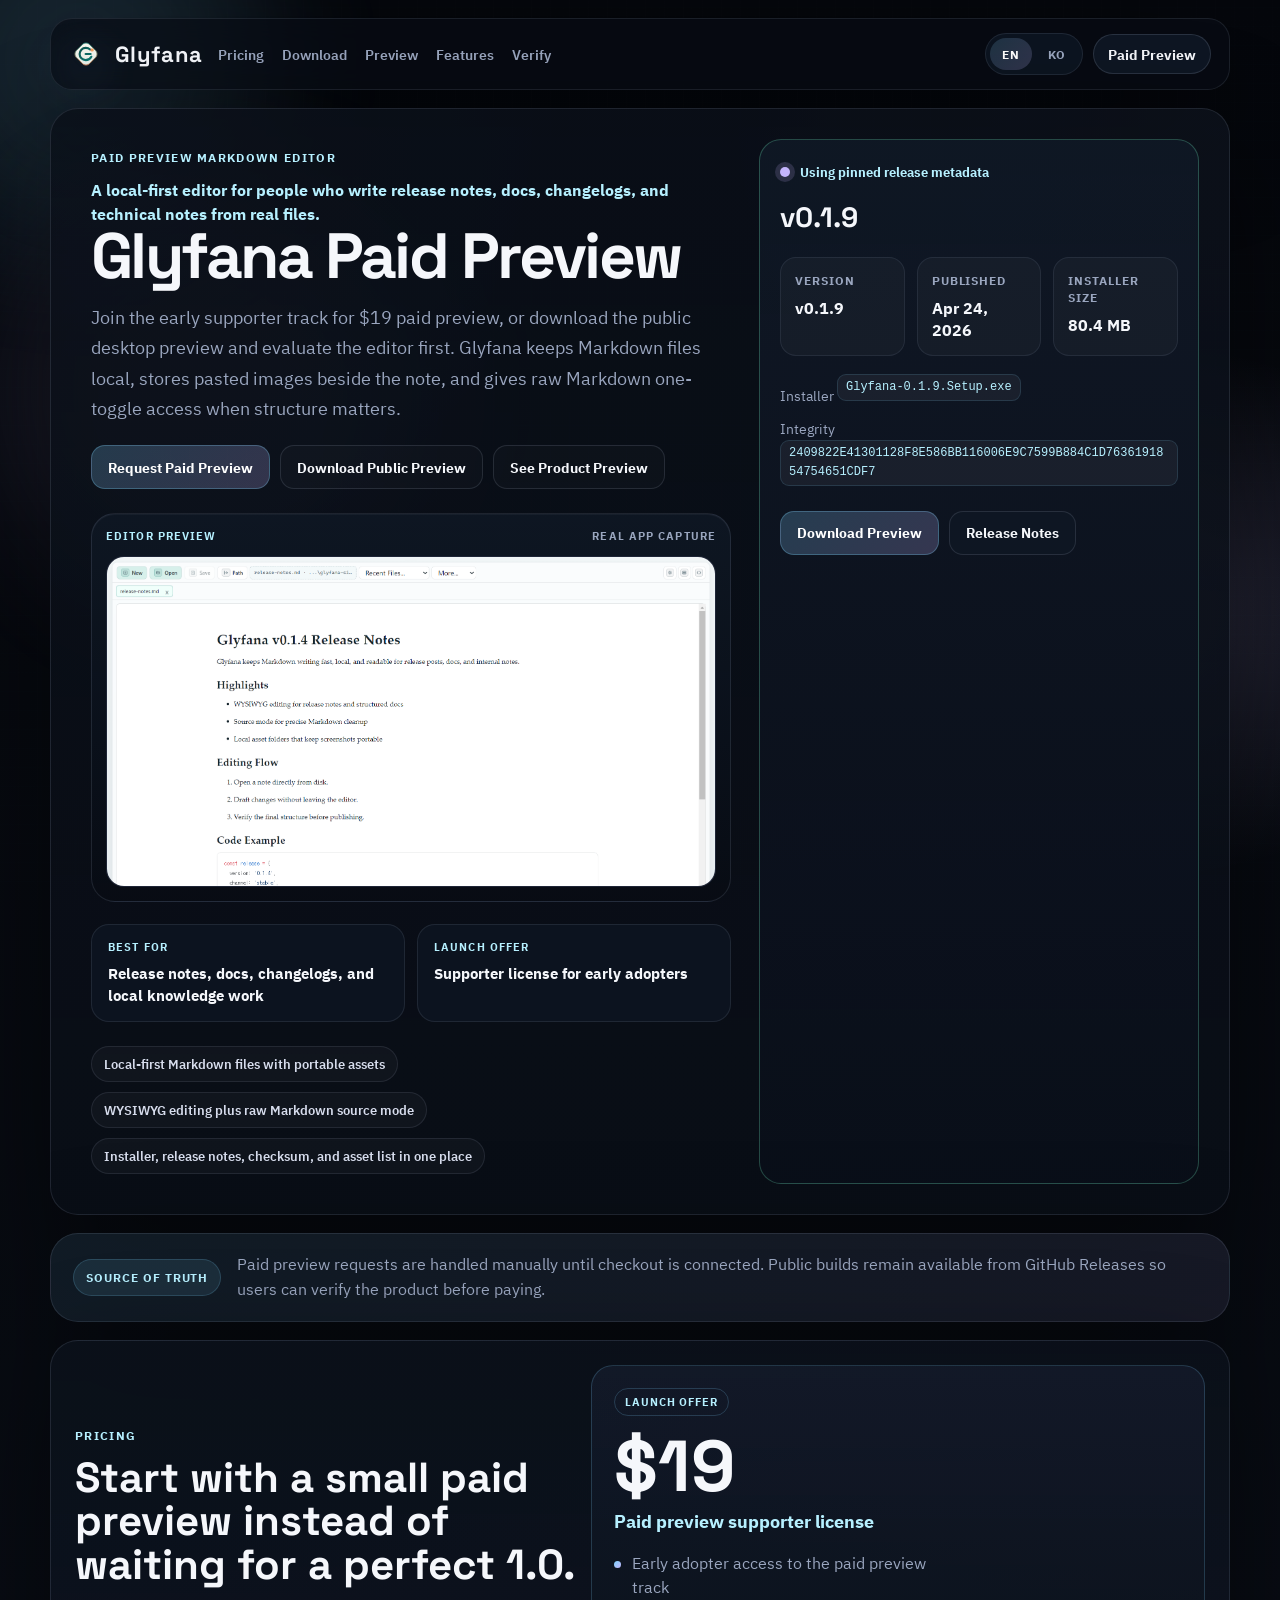
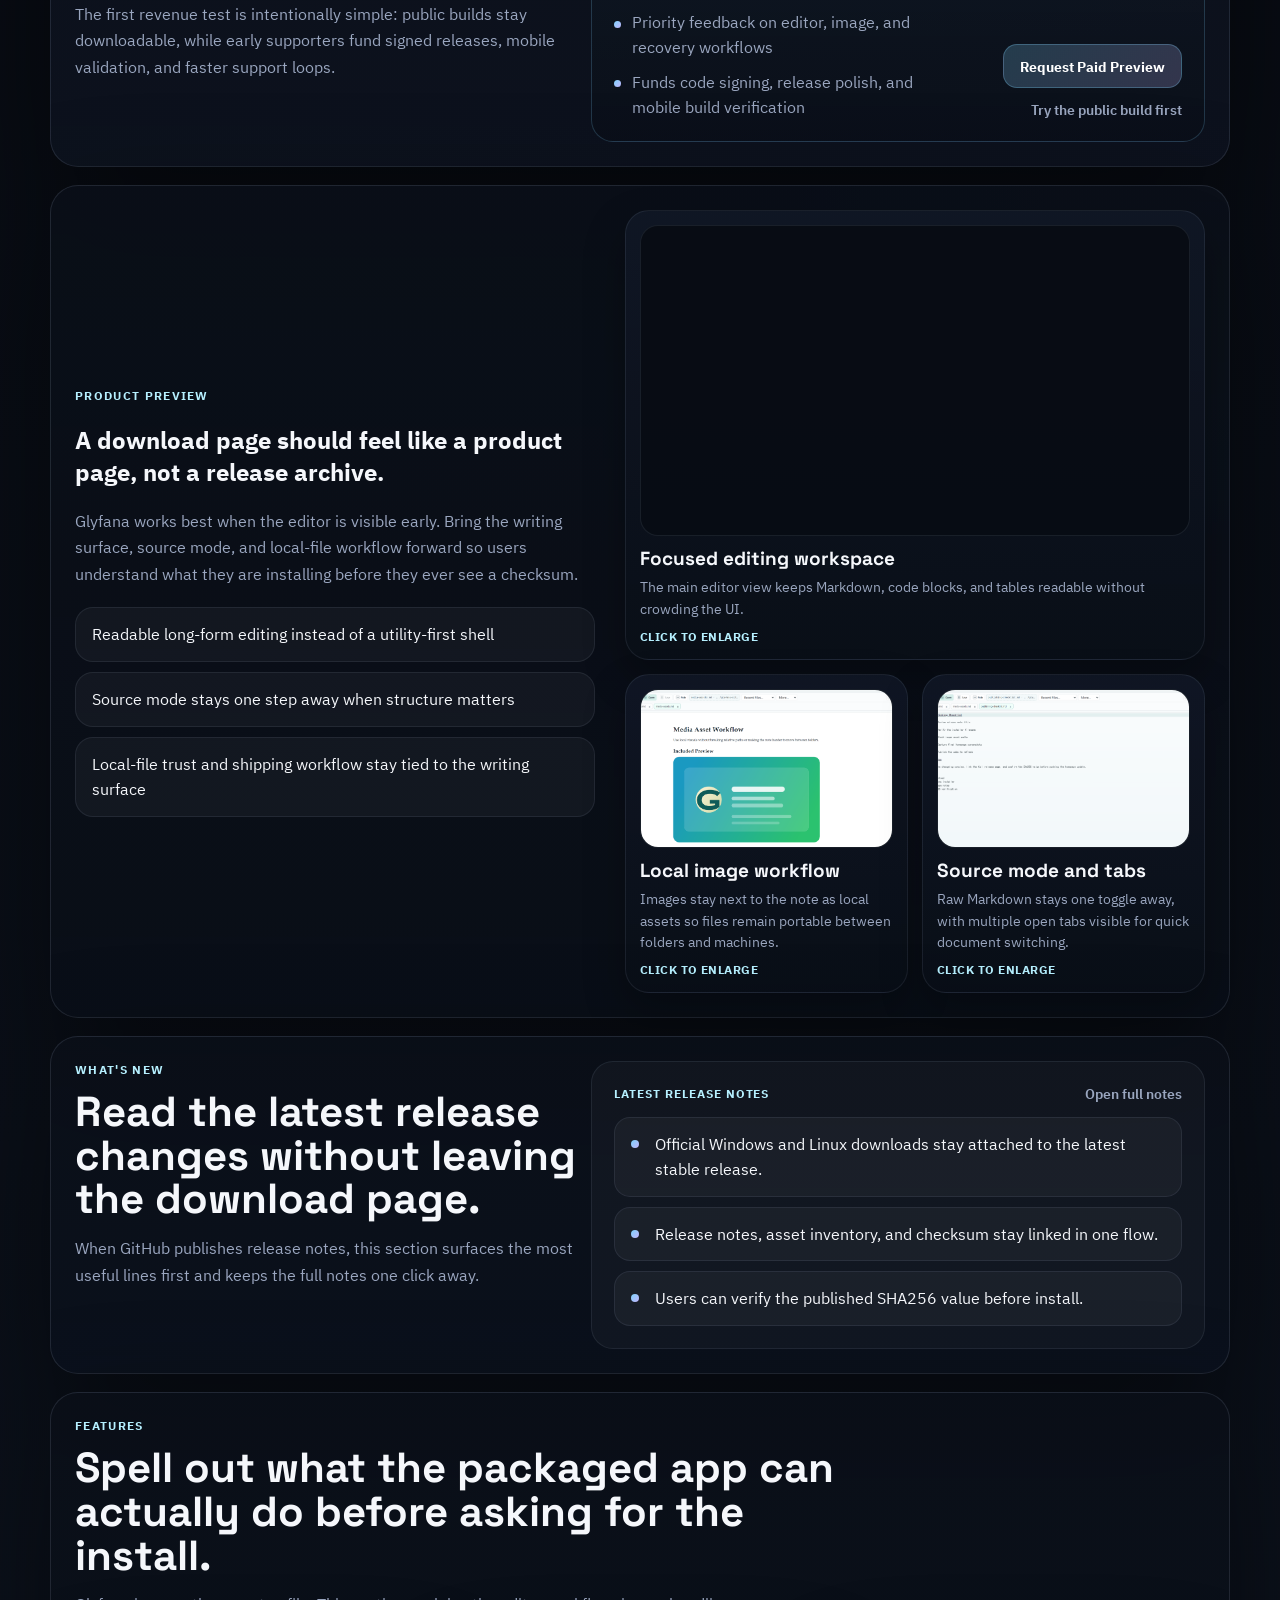
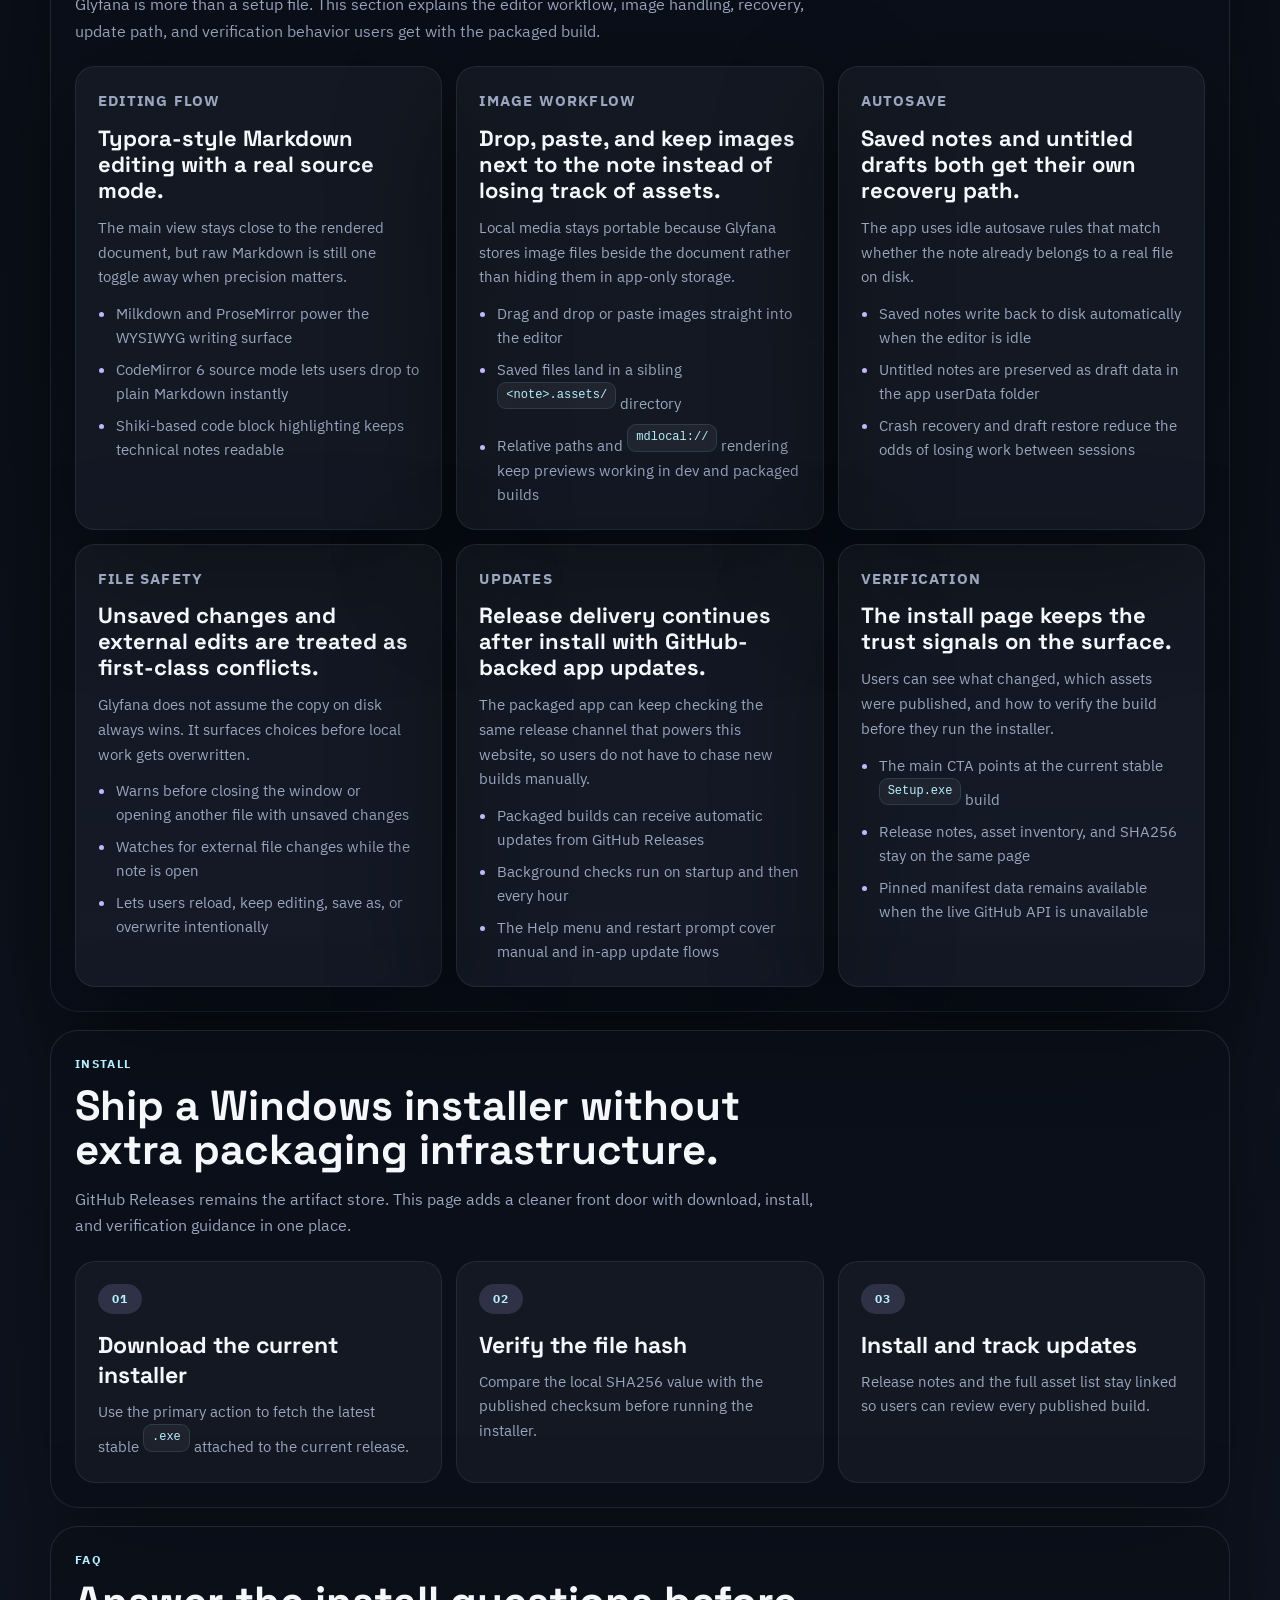
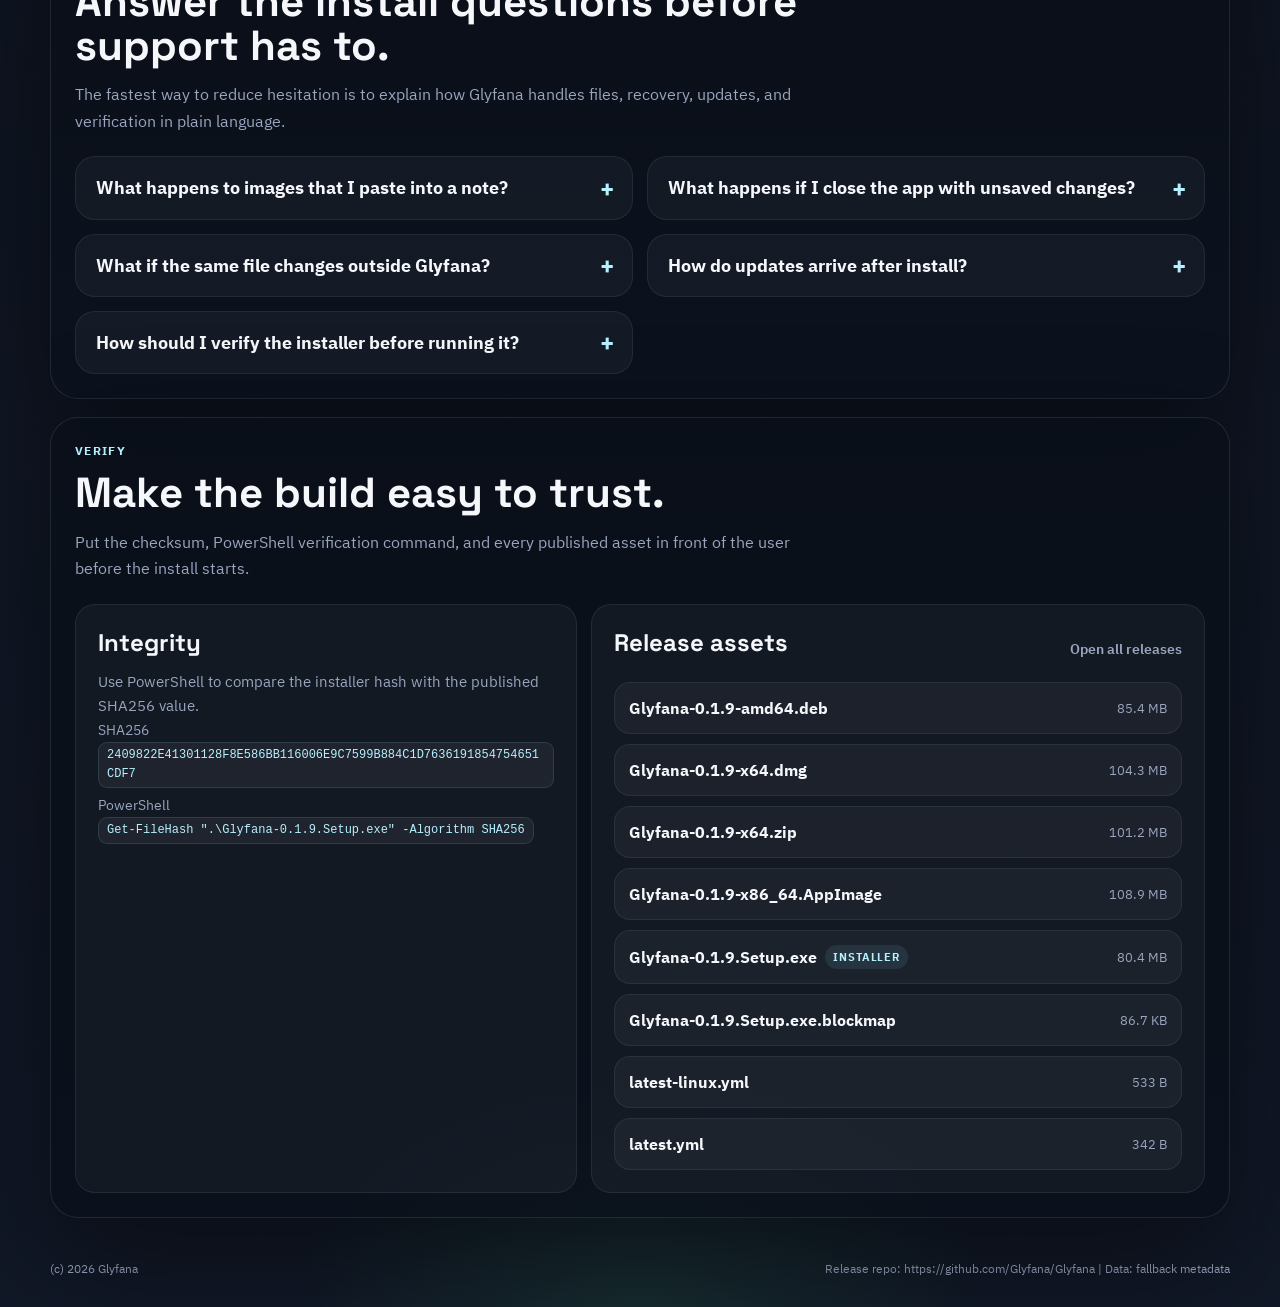
<file: site/index.html>
<!doctype html>
<html lang="en">
  <head>
    <meta charset="UTF-8" />
    <meta name="viewport" content="width=device-width, initial-scale=1.0" />
    <meta name="build-id" content="20260521-paid-preview" />
    <meta name="manifest-path" content="./release-manifest.json" />
    <meta name="screenshots-path" content="./screenshots-manifest.json" />
    <title>Glyfana Paid Preview | Local-first Markdown Editor</title>
    <meta
      name="description"
      content="Join the Glyfana paid preview or download the public desktop preview for a local-first Markdown editor with recovery-aware file handling."
    />
    <meta name="robots" content="index,follow" />
    <meta name="theme-color" content="#0b7b75" />
    <link rel="canonical" href="https://glyfana.github.io/website/" />
    <link rel="icon" type="image/svg+xml" href="./assets/glyfana-emblem.svg?v=20260521-paid-preview" />
    <link rel="icon" type="image/png" sizes="512x512" href="./assets/glyfana-emblem.png?v=20260521-paid-preview" />
    <link rel="apple-touch-icon" href="./assets/glyfana-emblem.png?v=20260521-paid-preview" />
    <link rel="alternate" hreflang="en" href="https://glyfana.github.io/website/" />
    <link rel="alternate" hreflang="ko" href="https://glyfana.github.io/website/ko/" />
    <link rel="alternate" hreflang="x-default" href="https://glyfana.github.io/website/" />
    <meta property="og:type" content="website" />
    <meta property="og:site_name" content="Glyfana" />
    <meta property="og:locale" content="en_US" />
    <meta property="og:locale:alternate" content="ko_KR" />
    <meta property="og:title" content="Glyfana Paid Preview | Local-first Markdown Editor" />
    <meta
      property="og:description"
      content="Join the Glyfana paid preview or download the public desktop preview for a local-first Markdown editor."
    />
    <meta property="og:url" content="https://glyfana.github.io/website/" />
    <meta
      property="og:image"
      content="https://glyfana.github.io/website/assets/og-en.png?v=20260521-paid-preview"
    />
    <meta property="og:image:width" content="1200" />
    <meta property="og:image:height" content="630" />
    <meta property="og:image:alt" content="Glyfana paid preview page with editor preview" />
    <meta name="twitter:card" content="summary_large_image" />
    <meta name="twitter:title" content="Glyfana Paid Preview | Local-first Markdown Editor" />
    <meta
      name="twitter:description"
      content="Join the Glyfana paid preview or download the public desktop preview."
    />
    <meta
      name="twitter:image"
      content="https://glyfana.github.io/website/assets/og-en.png?v=20260521-paid-preview"
    />
    <meta name="twitter:image:alt" content="Glyfana paid preview page with editor preview" />
    <link rel="preconnect" href="https://fonts.googleapis.com" />
    <link rel="preconnect" href="https://fonts.gstatic.com" crossorigin />
    <link
      href="https://fonts.googleapis.com/css2?family=IBM+Plex+Sans+KR:wght@400;500;700&family=Space+Grotesk:wght@500;700&display=swap"
      rel="stylesheet"
    />
    <script src="./locale-router.js?v=20260521-paid-preview"></script>
    <link rel="stylesheet" href="./styles.css?v=20260521-paid-preview" />
  </head>
  <body>
    <div class="page-noise" aria-hidden="true"></div>
    <div class="halo halo--left" aria-hidden="true"></div>
    <div class="halo halo--right" aria-hidden="true"></div>

    <header class="topbar">
      <a class="brand" href="#top" aria-label="Glyfana home">
        <img class="brand__mark" src="./assets/glyfana-emblem.svg?v=20260521-paid-preview" alt="" aria-hidden="true" />
        <span class="brand__name">Glyfana</span>
      </a>
      <button class="menu-toggle" type="button" aria-expanded="false" aria-controls="site-menu">
        <span class="menu-toggle__icon" aria-hidden="true">
          <span class="menu-toggle__bar"></span>
          <span class="menu-toggle__bar"></span>
          <span class="menu-toggle__bar"></span>
        </span>
        <span class="menu-toggle__label">Menu</span>
      </button>
      <div class="topbar__menu" id="site-menu">
        <nav class="nav">
          <a href="#pricing">Pricing</a>
          <a href="#download">Download</a>
          <a href="#showcase">Preview</a>
          <a href="#features">Features</a>
          <a href="#verify">Verify</a>
        </nav>
        <div class="topbar__tools">
          <nav class="locale-switch" aria-label="Language selector">
            <a class="locale-switch__link is-active" href="./?lang=en" aria-current="page">EN</a>
            <a class="locale-switch__link" href="./ko/?lang=ko">KO</a>
          </nav>
          <a
            class="topbar__cta js-checkout"
            href="https://github.com/Glyfana/Glyfana/issues/new?title=Paid%20preview%20request&body=I%20want%20Glyfana%20paid%20preview%20access.%0A%0APlatform%3A%0AUse%20case%3A"
            target="_blank"
            rel="noreferrer"
          >Paid Preview</a>
        </div>
      </div>
    </header>

    <main id="top" class="layout">
      <section class="hero reveal">
        <div class="hero__copy">
          <p class="eyebrow">Paid preview Markdown editor</p>
          <p class="hero__kicker">A local-first editor for people who write release notes, docs, changelogs, and technical notes from real files.</p>
          <h1>Glyfana Paid Preview</h1>
          <p class="hero__desc">
            Join the early supporter track for <span id="commerce-price">$19 paid preview</span>, or download the public
            desktop preview and evaluate the editor first. Glyfana keeps Markdown files local, stores pasted images
            beside the note, and gives raw Markdown one-toggle access when structure matters.
          </p>
          <div class="actions">
            <a
              class="btn btn--primary js-checkout"
              href="https://github.com/Glyfana/Glyfana/issues/new?title=Paid%20preview%20request&body=I%20want%20Glyfana%20paid%20preview%20access.%0A%0APlatform%3A%0AUse%20case%3A"
              target="_blank"
              rel="noreferrer"
            >Request Paid Preview</a>
            <a
              class="btn btn--ghost js-download"
              href="https://github.com/Glyfana/Glyfana/releases/latest"
              target="_blank"
              rel="noreferrer"
            >Download Public Preview</a>
            <a class="btn btn--ghost" href="#showcase">See Product Preview</a>
          </div>
          <div class="hero__spotlight">
            <div class="hero__spotlight-head">
              <span class="hero__spotlight-label">Editor preview</span>
              <span class="hero__spotlight-note">Real app capture</span>
            </div>
            <img
              class="hero__spotlight-image"
              src="./assets/screenshots/editor-main.png"
              alt="Glyfana editor showing a release notes document in the main writing workspace"
              loading="eager"
              decoding="async"
            />
          </div>
          <div class="hero__proof">
            <div class="hero-proof-card">
              <span class="hero-proof-card__label">Best for</span>
              <strong>Release notes, docs, changelogs, and local knowledge work</strong>
            </div>
            <div class="hero-proof-card">
              <span class="hero-proof-card__label">Launch offer</span>
              <strong id="commerce-offer">Supporter license for early adopters</strong>
            </div>
          </div>
          <ul class="hero__facts">
            <li>Local-first Markdown files with portable assets</li>
            <li>WYSIWYG editing plus raw Markdown source mode</li>
            <li>Installer, release notes, checksum, and asset list in one place</li>
          </ul>
        </div>

        <aside id="download" class="release-panel" aria-live="polite" data-state="loading">
          <div class="release-panel__status">
            <span class="status-dot" aria-hidden="true"></span>
            <span id="release-status">Loading latest release...</span>
          </div>
          <h2 id="release-title">Public preview download</h2>
          <div class="stat-grid">
            <div class="stat">
              <span class="stat__label">Version</span>
              <strong id="release-version">-</strong>
            </div>
            <div class="stat">
              <span class="stat__label">Published</span>
              <strong id="release-date">-</strong>
            </div>
            <div class="stat">
              <span class="stat__label">Installer size</span>
              <strong id="release-size">-</strong>
            </div>
          </div>
          <div class="release-panel__meta">
            <p>Installer <code id="installer-name">-</code></p>
            <p>Integrity <code id="release-sha">Pending</code></p>
          </div>
          <div class="actions actions--tight">
            <a
              class="btn btn--primary js-download"
              href="https://github.com/Glyfana/Glyfana/releases/download/v0.1.9/Glyfana-0.1.9.Setup.exe"
              target="_blank"
              rel="noreferrer"
            >Download Preview</a>
            <a
              class="btn js-notes"
              href="https://github.com/Glyfana/Glyfana/releases/tag/v0.1.9"
              target="_blank"
              rel="noreferrer"
            >Release Notes</a>
          </div>
        </aside>
      </section>

      <section class="signal reveal">
        <div class="signal__badge">Source of truth</div>
        <p>
          Paid preview requests are handled manually until checkout is connected. Public builds remain available from
          GitHub Releases so users can verify the product before paying.
        </p>
      </section>

      <section id="pricing" class="pricing reveal js-commerce-enabled">
        <div class="section-head pricing__head">
          <p class="eyebrow">Pricing</p>
          <h2>Start with a small paid preview instead of waiting for a perfect 1.0.</h2>
          <p class="section-copy">
            The first revenue test is intentionally simple: public builds stay downloadable, while early supporters fund
            signed releases, mobile validation, and faster support loops.
          </p>
        </div>

        <article class="pricing-card">
          <div class="pricing-card__main">
            <span class="pricing-card__badge">Launch offer</span>
            <h3>$19</h3>
            <p>Paid preview supporter license</p>
            <ul class="pricing-card__list">
              <li>Early adopter access to the paid preview track</li>
              <li>Priority feedback on editor, image, and recovery workflows</li>
              <li>Funds code signing, release polish, and mobile build verification</li>
            </ul>
          </div>
          <div class="pricing-card__action">
            <a
              class="btn btn--primary js-checkout"
              href="https://github.com/Glyfana/Glyfana/issues/new?title=Paid%20preview%20request&body=I%20want%20Glyfana%20paid%20preview%20access.%0A%0APlatform%3A%0AUse%20case%3A"
              target="_blank"
              rel="noreferrer"
            >Request Paid Preview</a>
            <a class="text-link js-download" href="https://github.com/Glyfana/Glyfana/releases/latest" target="_blank" rel="noreferrer">Try the public build first</a>
          </div>
        </article>
      </section>

      <section id="showcase" class="showcase reveal">
        <div class="showcase__copy">
          <p class="eyebrow">Product Preview</p>
          <h2>A download page should feel like a product page, not a release archive.</h2>
          <p class="section-copy">
            Glyfana works best when the editor is visible early. Bring the writing surface, source mode, and local-file
            workflow forward so users understand what they are installing before they ever see a checksum.
          </p>
          <ul class="showcase__points">
            <li>Readable long-form editing instead of a utility-first shell</li>
            <li>Source mode stays one step away when structure matters</li>
            <li>Local-file trust and shipping workflow stay tied to the writing surface</li>
          </ul>
        </div>

        <div class="showcase__visual">
          <div class="workspace-demo" aria-hidden="true">
            <div class="workspace-demo__window">
              <div class="workspace-demo__bar">
                <div class="workspace-demo__meta">
                  <span class="workspace-demo__dots">
                    <span></span>
                    <span></span>
                    <span></span>
                  </span>
                  <span class="workspace-demo__label">Glyfana workspace</span>
                </div>
                <span class="workspace-demo__pill">Latest stable build</span>
              </div>

              <div class="workspace-demo__body">
                <aside class="workspace-demo__sidebar">
                  <span class="workspace-demo__sidebar-label">Recent notes</span>
                  <div class="workspace-demo__note is-active">Release outline</div>
                  <div class="workspace-demo__note">Installer QA</div>
                  <div class="workspace-demo__note">Recovery checklist</div>
                </aside>

                <div class="workspace-demo__main">
                  <div class="workspace-demo__tabs">
                    <span class="workspace-demo__tab is-active">Markdown</span>
                    <span class="workspace-demo__tab">Preview</span>
                  </div>

                  <div class="workspace-demo__panes">
                    <article class="workspace-demo__editor">
                      <span class="workspace-demo__editor-title"># Glyfana 0.1.9</span>
                      <span class="workspace-demo__line">Publish the latest Windows installer</span>
                      <span class="workspace-demo__line">Attach release notes and checksum</span>
                      <span class="workspace-demo__line">Keep recovery details visible</span>
                    </article>

                    <article class="workspace-demo__preview">
                      <span class="workspace-demo__preview-label">Preview</span>
                      <strong>What the user sees</strong>
                      <ul>
                        <li>Direct setup download</li>
                        <li>Release notes with context</li>
                        <li>Checksum before install</li>
                      </ul>
                    </article>
                  </div>

                  <div class="workspace-demo__status">
                    <span>Focused editing</span>
                    <span>Release-ready delivery</span>
                  </div>
                </div>
              </div>
            </div>
          </div>

          <div id="showcase-gallery" class="showcase-gallery" hidden></div>
        </div>
      </section>

      <section class="release-summary reveal">
        <div class="section-head release-summary__head">
          <p class="eyebrow">What&apos;s New</p>
          <h2>Read the latest release changes without leaving the download page.</h2>
          <p class="section-copy">
            When GitHub publishes release notes, this section surfaces the most useful lines first and keeps the full
            notes one click away.
          </p>
        </div>

        <article class="release-summary__card">
          <div class="release-summary__meta">
            <span class="release-summary__label">Latest release notes</span>
            <a
              class="text-link js-notes"
              href="https://github.com/Glyfana/Glyfana/releases/tag/v0.1.9"
              target="_blank"
              rel="noreferrer"
            >Open full notes</a>
          </div>
          <ul id="release-summary-list" class="release-summary__list">
            <li class="release-summary__empty">Loading release highlights...</li>
          </ul>
        </article>
      </section>

      <section id="features" class="features reveal">
        <div class="section-head">
          <p class="eyebrow">Features</p>
          <h2>Spell out what the packaged app can actually do before asking for the install.</h2>
          <p class="section-copy">
            Glyfana is more than a setup file. This section explains the editor workflow, image handling, recovery,
            update path, and verification behavior users get with the packaged build.
          </p>
        </div>
        <div class="feature-grid">
          <article class="card">
            <p class="card__eyebrow">Editing Flow</p>
            <h2>Typora-style Markdown editing with a real source mode.</h2>
            <p>The main view stays close to the rendered document, but raw Markdown is still one toggle away when precision matters.</p>
            <ul class="card-list">
              <li>Milkdown and ProseMirror power the WYSIWYG writing surface</li>
              <li>CodeMirror 6 source mode lets users drop to plain Markdown instantly</li>
              <li>Shiki-based code block highlighting keeps technical notes readable</li>
            </ul>
          </article>
          <article class="card">
            <p class="card__eyebrow">Image Workflow</p>
            <h2>Drop, paste, and keep images next to the note instead of losing track of assets.</h2>
            <p>Local media stays portable because Glyfana stores image files beside the document rather than hiding them in app-only storage.</p>
            <ul class="card-list">
              <li>Drag and drop or paste images straight into the editor</li>
              <li>Saved files land in a sibling <code>&lt;note&gt;.assets/</code> directory</li>
              <li>Relative paths and <code>mdlocal://</code> rendering keep previews working in dev and packaged builds</li>
            </ul>
          </article>
          <article class="card">
            <p class="card__eyebrow">Autosave</p>
            <h2>Saved notes and untitled drafts both get their own recovery path.</h2>
            <p>The app uses idle autosave rules that match whether the note already belongs to a real file on disk.</p>
            <ul class="card-list">
              <li>Saved notes write back to disk automatically when the editor is idle</li>
              <li>Untitled notes are preserved as draft data in the app userData folder</li>
              <li>Crash recovery and draft restore reduce the odds of losing work between sessions</li>
            </ul>
          </article>
          <article class="card">
            <p class="card__eyebrow">File Safety</p>
            <h2>Unsaved changes and external edits are treated as first-class conflicts.</h2>
            <p>Glyfana does not assume the copy on disk always wins. It surfaces choices before local work gets overwritten.</p>
            <ul class="card-list">
              <li>Warns before closing the window or opening another file with unsaved changes</li>
              <li>Watches for external file changes while the note is open</li>
              <li>Lets users reload, keep editing, save as, or overwrite intentionally</li>
            </ul>
          </article>
          <article class="card">
            <p class="card__eyebrow">Updates</p>
            <h2>Release delivery continues after install with GitHub-backed app updates.</h2>
            <p>The packaged app can keep checking the same release channel that powers this website, so users do not have to chase new builds manually.</p>
            <ul class="card-list">
              <li>Packaged builds can receive automatic updates from GitHub Releases</li>
              <li>Background checks run on startup and then every hour</li>
              <li>The Help menu and restart prompt cover manual and in-app update flows</li>
            </ul>
          </article>
          <article class="card">
            <p class="card__eyebrow">Verification</p>
            <h2>The install page keeps the trust signals on the surface.</h2>
            <p>Users can see what changed, which assets were published, and how to verify the build before they run the installer.</p>
            <ul class="card-list">
              <li>The main CTA points at the current stable <code>Setup.exe</code> build</li>
              <li>Release notes, asset inventory, and SHA256 stay on the same page</li>
              <li>Pinned manifest data remains available when the live GitHub API is unavailable</li>
            </ul>
          </article>
        </div>
      </section>

      <section id="install" class="install reveal">
        <div class="section-head">
          <p class="eyebrow">Install</p>
          <h2>Ship a Windows installer without extra packaging infrastructure.</h2>
          <p class="section-copy">
            GitHub Releases remains the artifact store. This page adds a cleaner front door with download, install, and
            verification guidance in one place.
          </p>
        </div>
        <div class="steps">
          <article class="step">
            <span class="step__index">01</span>
            <h3>Download the current installer</h3>
            <p>Use the primary action to fetch the latest stable <code>.exe</code> attached to the current release.</p>
          </article>
          <article class="step">
            <span class="step__index">02</span>
            <h3>Verify the file hash</h3>
            <p>Compare the local SHA256 value with the published checksum before running the installer.</p>
          </article>
          <article class="step">
            <span class="step__index">03</span>
            <h3>Install and track updates</h3>
            <p>Release notes and the full asset list stay linked so users can review every published build.</p>
          </article>
        </div>
      </section>

      <section id="faq" class="faq reveal">
        <div class="section-head">
          <p class="eyebrow">FAQ</p>
          <h2>Answer the install questions before support has to.</h2>
          <p class="section-copy">
            The fastest way to reduce hesitation is to explain how Glyfana handles files, recovery, updates, and
            verification in plain language.
          </p>
        </div>
        <div class="faq-list">
          <details class="faq-item">
            <summary>What happens to images that I paste into a note?</summary>
            <p>
              Glyfana can paste or drop local images directly into the editor. For saved notes, image files are written
              into a sibling <code>&lt;note&gt;.assets/</code> folder and referenced with relative paths so the note stays portable.
            </p>
          </details>
          <details class="faq-item">
            <summary>What happens if I close the app with unsaved changes?</summary>
            <p>
              The app warns before closing or switching files when local changes are still dirty. Saved notes use idle
              autosave, and untitled notes are preserved as drafts in the app data folder for later restore.
            </p>
          </details>
          <details class="faq-item">
            <summary>What if the same file changes outside Glyfana?</summary>
            <p>
              Glyfana watches for external file changes and opens a conflict flow instead of silently overwriting your
              work. Users can reload from disk, keep editing, save as a new file, or overwrite intentionally.
            </p>
          </details>
          <details class="faq-item">
            <summary>How do updates arrive after install?</summary>
            <p>
              Packaged builds can check GitHub Releases on startup and then every hour. Users can also trigger a manual
              check from the Help menu and restart from the in-app update prompt when a new build is ready.
            </p>
          </details>
          <details class="faq-item">
            <summary>How should I verify the installer before running it?</summary>
            <p>
              Download the <code>Setup.exe</code>, compute its SHA256 value with the PowerShell command in the verify
              section, and compare the result with the published checksum on this page.
            </p>
          </details>
        </div>
      </section>

      <section id="verify" class="verify reveal">
        <div class="section-head">
          <p class="eyebrow">Verify</p>
          <h2>Make the build easy to trust.</h2>
          <p class="section-copy">
            Put the checksum, PowerShell verification command, and every published asset in front of the user before the install starts.
          </p>
        </div>
        <div class="verify__grid">
          <article class="verify-card">
            <h3>Integrity</h3>
            <p class="verify-card__copy">Use PowerShell to compare the installer hash with the published SHA256 value.</p>
            <p class="verify-card__meta">SHA256 <code id="release-sha-inline">Pending</code></p>
            <p class="verify-card__meta">
              PowerShell <code id="verify-command">Get-FileHash ".\installer.exe" -Algorithm SHA256</code>
            </p>
          </article>

          <article class="verify-card">
            <div class="verify-card__head">
              <h3>Release assets</h3>
              <a
                class="text-link js-releases"
                href="https://github.com/Glyfana/Glyfana/releases"
                target="_blank"
                rel="noreferrer"
              >Open all releases</a>
            </div>
            <ul id="asset-list" class="asset-list">
              <li class="asset-list__empty">Loading release assets...</li>
            </ul>
          </article>
        </div>
      </section>
    </main>

    <footer class="footer">
      <span>(c) <span id="year"></span> Glyfana</span>
      <span id="repo-status">Release repo: pending</span>
    </footer>

    <script type="module" src="./app.js?v=20260521-paid-preview"></script>
  </body>
</html>
</file>
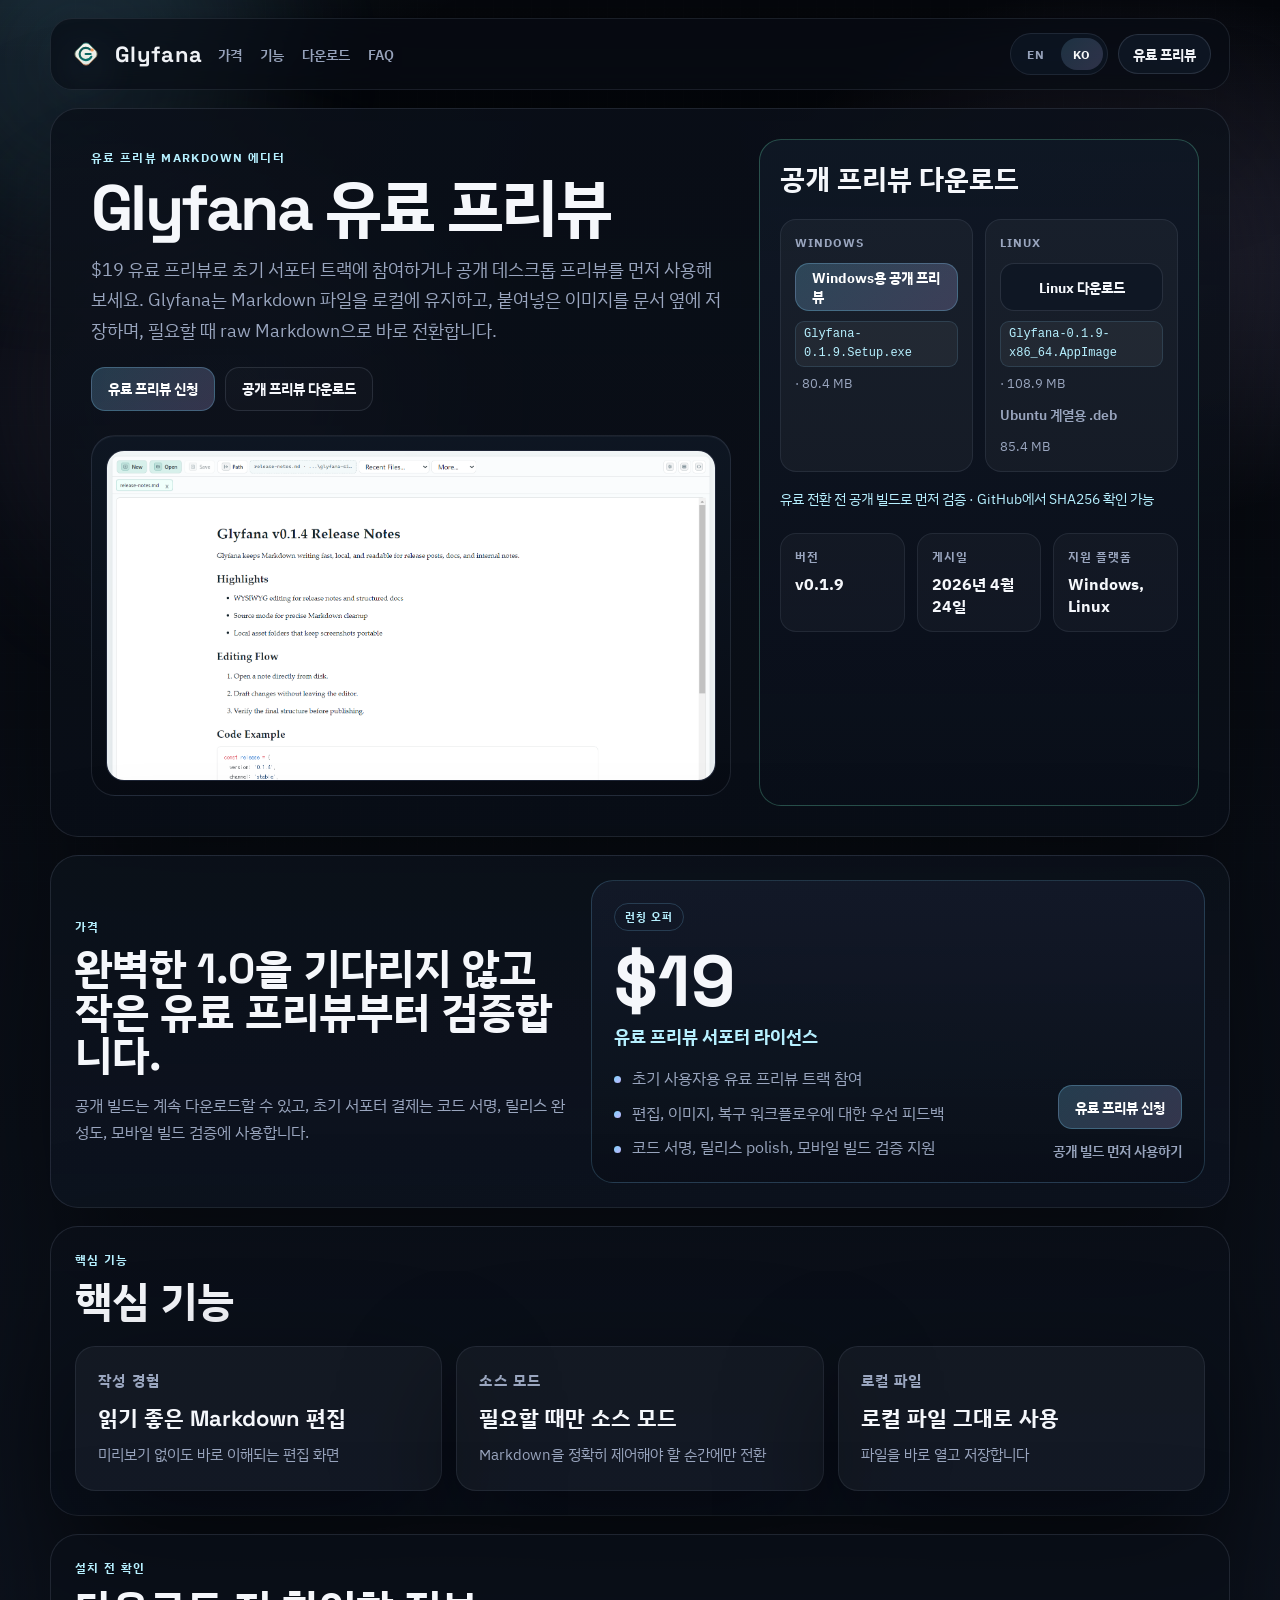
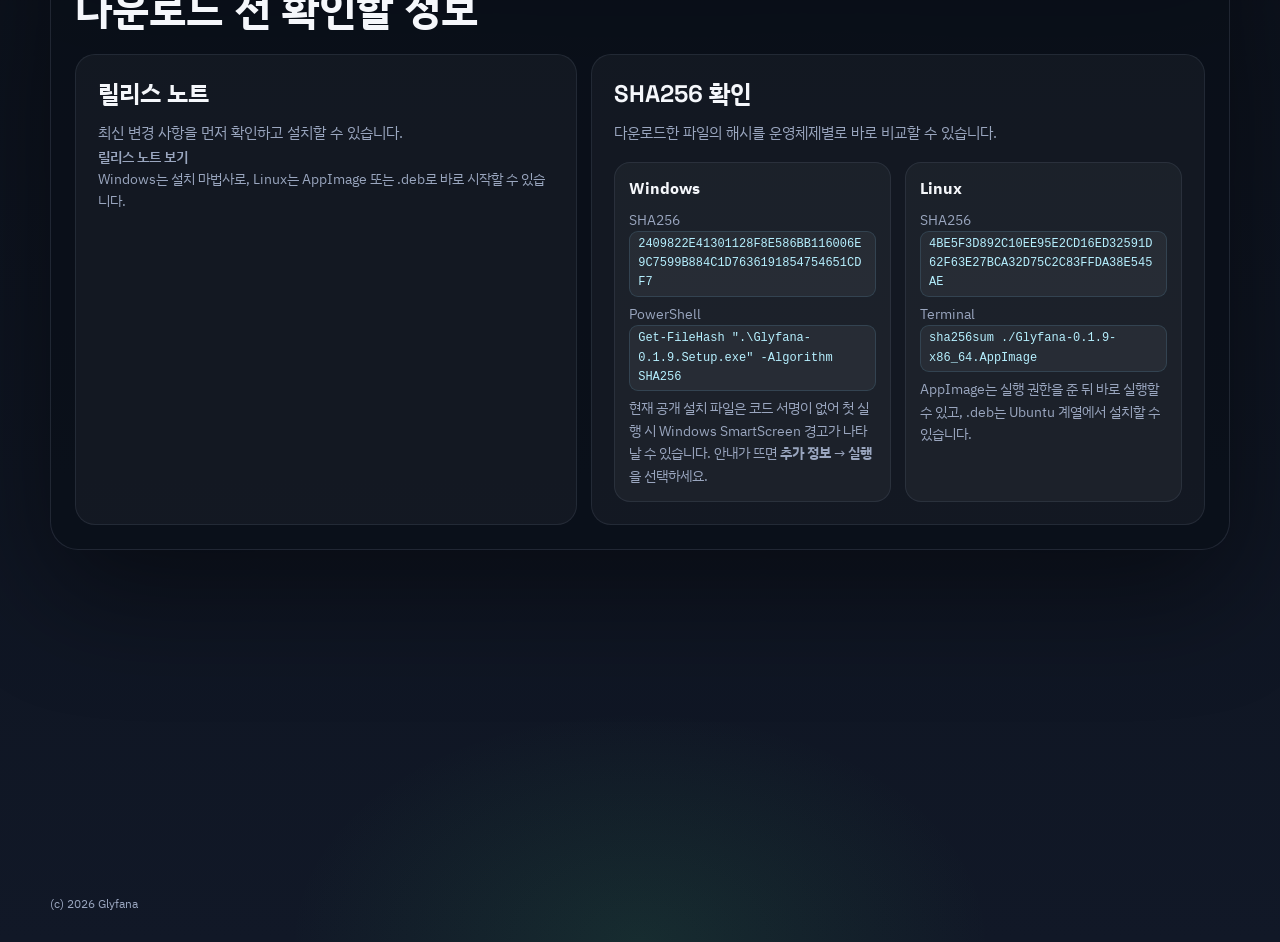
<file: site/ko/index.html>
<!doctype html>
<html lang="ko">
  <head>
    <meta charset="UTF-8" />
    <meta name="viewport" content="width=device-width, initial-scale=1.0" />
    <meta name="build-id" content="20260521-paid-preview" />
    <meta name="manifest-path" content="../release-manifest.json" />
    <meta name="screenshots-path" content="../screenshots-manifest.json" />
    <title>Glyfana 유료 프리뷰 | 로컬 파일 기반 Markdown 에디터</title>
    <meta
      name="description"
      content="Glyfana 유료 프리뷰에 참여하거나 공개 데스크톱 프리뷰를 다운로드하세요. 로컬 파일과 이미지 자산을 그대로 다루는 Markdown 에디터입니다."
    />
    <meta name="robots" content="index,follow" />
    <meta name="theme-color" content="#0b7b75" />
    <link rel="canonical" href="https://glyfana.github.io/website/ko/" />
    <link rel="icon" type="image/svg+xml" href="../assets/glyfana-emblem.svg?v=20260521-paid-preview" />
    <link rel="icon" type="image/png" sizes="512x512" href="../assets/glyfana-emblem.png?v=20260521-paid-preview" />
    <link rel="apple-touch-icon" href="../assets/glyfana-emblem.png?v=20260521-paid-preview" />
    <link rel="alternate" hreflang="en" href="https://glyfana.github.io/website/" />
    <link rel="alternate" hreflang="ko" href="https://glyfana.github.io/website/ko/" />
    <link rel="alternate" hreflang="x-default" href="https://glyfana.github.io/website/" />
    <meta property="og:type" content="website" />
    <meta property="og:site_name" content="Glyfana" />
    <meta property="og:locale" content="ko_KR" />
    <meta property="og:locale:alternate" content="en_US" />
    <meta property="og:title" content="Glyfana 유료 프리뷰 | 로컬 파일 기반 Markdown 에디터" />
    <meta
      property="og:description"
      content="Glyfana 유료 프리뷰에 참여하거나 공개 데스크톱 프리뷰를 다운로드하세요."
    />
    <meta property="og:url" content="https://glyfana.github.io/website/ko/" />
    <meta
      property="og:image"
      content="https://glyfana.github.io/website/assets/og-ko.png?v=20260521-paid-preview"
    />
    <meta property="og:image:width" content="1200" />
    <meta property="og:image:height" content="630" />
    <meta property="og:image:alt" content="Glyfana 로컬 파일 기반 Markdown 에디터 미리보기" />
    <meta name="twitter:card" content="summary_large_image" />
    <meta name="twitter:title" content="Glyfana 유료 프리뷰 | 로컬 파일 기반 Markdown 에디터" />
    <meta
      name="twitter:description"
      content="Glyfana 유료 프리뷰에 참여하거나 공개 데스크톱 프리뷰를 다운로드하세요."
    />
    <meta
      name="twitter:image"
      content="https://glyfana.github.io/website/assets/og-ko.png?v=20260521-paid-preview"
    />
    <meta name="twitter:image:alt" content="Glyfana 로컬 파일 기반 Markdown 에디터 미리보기" />
    <link rel="preconnect" href="https://fonts.googleapis.com" />
    <link rel="preconnect" href="https://fonts.gstatic.com" crossorigin />
    <link
      href="https://fonts.googleapis.com/css2?family=IBM+Plex+Sans+KR:wght@400;500;700&family=Space+Grotesk:wght@500;700&display=swap"
      rel="stylesheet"
    />
    <script src="../locale-router.js?v=20260521-paid-preview"></script>
    <link rel="stylesheet" href="../styles.css?v=20260521-paid-preview" />
  </head>
  <body id="top">
    <div class="page-noise" aria-hidden="true"></div>
    <div class="halo halo--left" aria-hidden="true"></div>
    <div class="halo halo--right" aria-hidden="true"></div>

    <header class="topbar">
      <a class="brand" href="#top" aria-label="Glyfana 홈">
        <img class="brand__mark" src="../assets/glyfana-emblem.svg?v=20260521-paid-preview" alt="" aria-hidden="true" />
        <span class="brand__name">Glyfana</span>
      </a>
      <button class="menu-toggle" type="button" aria-expanded="false" aria-controls="site-menu">
        <span class="menu-toggle__icon" aria-hidden="true">
          <span class="menu-toggle__bar"></span>
          <span class="menu-toggle__bar"></span>
          <span class="menu-toggle__bar"></span>
        </span>
        <span class="menu-toggle__label">메뉴</span>
      </button>
      <div class="topbar__menu" id="site-menu">
        <nav class="nav" aria-label="주요 탐색">
          <a href="#pricing">가격</a>
          <a href="#features">기능</a>
          <a href="#release">다운로드</a>
          <a href="#faq">FAQ</a>
        </nav>
        <div class="topbar__tools">
          <nav class="locale-switch" aria-label="언어 선택">
            <a class="locale-switch__link" href="../?lang=en">EN</a>
            <a class="locale-switch__link is-active" href="./?lang=ko" aria-current="page">KO</a>
          </nav>
          <a
            class="topbar__cta js-checkout"
            href="https://github.com/Glyfana/Glyfana/issues/new?title=Paid%20preview%20request&body=I%20want%20Glyfana%20paid%20preview%20access.%0A%0APlatform%3A%0AUse%20case%3A"
            target="_blank"
            rel="noreferrer"
          >유료 프리뷰</a>
        </div>
      </div>
    </header>

    <main class="layout">
      <section class="hero reveal">
        <div class="hero__copy">
          <p class="eyebrow">유료 프리뷰 Markdown 에디터</p>
          <h1>Glyfana 유료 프리뷰</h1>
          <p class="hero__desc">
            <span id="commerce-price">$19 유료 프리뷰</span>로 초기 서포터 트랙에 참여하거나 공개 데스크톱 프리뷰를 먼저 사용해 보세요.
            Glyfana는 Markdown 파일을 로컬에 유지하고, 붙여넣은 이미지를 문서 옆에 저장하며, 필요할 때 raw Markdown으로 바로 전환합니다.
          </p>
          <div class="actions">
            <a
              class="btn btn--primary js-checkout"
              href="https://github.com/Glyfana/Glyfana/issues/new?title=Paid%20preview%20request&body=I%20want%20Glyfana%20paid%20preview%20access.%0A%0APlatform%3A%0AUse%20case%3A"
              target="_blank"
              rel="noreferrer"
            >유료 프리뷰 신청</a>
            <a
              class="btn btn--ghost js-download"
              href="https://github.com/Glyfana/Glyfana/releases/latest"
              target="_blank"
              rel="noreferrer"
            >공개 프리뷰 다운로드</a>
          </div>
          <div class="hero__spotlight">
            <img
              class="hero__spotlight-image"
              src="../assets/screenshots/editor-main.png"
              alt="Glyfana 편집 화면"
              loading="eager"
              decoding="async"
            />
          </div>
        </div>

        <aside class="release-panel" aria-live="polite" data-state="live">
          <h2>공개 프리뷰 다운로드</h2>
          <div class="download-options">
            <article class="download-option download-option--windows">
              <p class="download-option__label">Windows</p>
              <a
                class="btn btn--primary js-download js-download-windows"
                href="https://github.com/Glyfana/Glyfana/releases/download/v0.1.9/Glyfana-0.1.9.Setup.exe"
                target="_blank"
                rel="noreferrer"
              >Windows용 공개 프리뷰</a>
              <p class="download-option__meta"><code id="download-windows-file">Glyfana-0.1.9.Setup.exe</code> · <span id="download-windows-size">80.4 MB</span></p>
            </article>
            <article class="download-option download-option--linux">
              <p class="download-option__label">Linux</p>
              <a
                class="btn js-download-linux"
                href="https://github.com/Glyfana/Glyfana/releases/download/v0.1.9/Glyfana-0.1.9-x86_64.AppImage"
                target="_blank"
                rel="noreferrer"
              >Linux 다운로드</a>
              <p class="download-option__meta"><code id="download-linux-file">Glyfana-0.1.9-x86_64.AppImage</code> · <span id="download-linux-size">108.9 MB</span></p>
              <p class="download-option__sub download-linux-deb-wrap">
                <a
                  class="text-link js-download-linux-deb"
                  href="https://github.com/Glyfana/Glyfana/releases/download/v0.1.9/Glyfana-0.1.9-amd64.deb"
                  target="_blank"
                  rel="noreferrer"
                >Ubuntu 계열용 .deb</a>
                <span id="download-linux-deb-size">85.4 MB</span>
              </p>
            </article>
          </div>
          <p class="release-panel__trust">유료 전환 전 공개 빌드로 먼저 검증 · GitHub에서 SHA256 확인 가능</p>
          <div class="stat-grid">
            <div class="stat">
              <span class="stat__label">버전</span>
              <strong id="release-version">v0.1.9</strong>
            </div>
            <div class="stat">
              <span class="stat__label">게시일</span>
              <strong id="release-date">2026년 4월 24일</strong>
            </div>
            <div class="stat">
              <span class="stat__label">지원 플랫폼</span>
              <strong id="release-platforms">Windows, Linux</strong>
            </div>
          </div>
        </aside>
      </section>

      <section id="pricing" class="pricing reveal js-commerce-enabled">
        <div class="section-head pricing__head">
          <p class="eyebrow">가격</p>
          <h2>완벽한 1.0을 기다리지 않고 작은 유료 프리뷰부터 검증합니다.</h2>
          <p class="section-copy">
            공개 빌드는 계속 다운로드할 수 있고, 초기 서포터 결제는 코드 서명, 릴리스 완성도, 모바일 빌드 검증에 사용합니다.
          </p>
        </div>

        <article class="pricing-card">
          <div class="pricing-card__main">
            <span class="pricing-card__badge">런칭 오퍼</span>
            <h3>$19</h3>
            <p>유료 프리뷰 서포터 라이선스</p>
            <ul class="pricing-card__list">
              <li>초기 사용자용 유료 프리뷰 트랙 참여</li>
              <li>편집, 이미지, 복구 워크플로우에 대한 우선 피드백</li>
              <li>코드 서명, 릴리스 polish, 모바일 빌드 검증 지원</li>
            </ul>
          </div>
          <div class="pricing-card__action">
            <a
              class="btn btn--primary js-checkout"
              href="https://github.com/Glyfana/Glyfana/issues/new?title=Paid%20preview%20request&body=I%20want%20Glyfana%20paid%20preview%20access.%0A%0APlatform%3A%0AUse%20case%3A"
              target="_blank"
              rel="noreferrer"
            >유료 프리뷰 신청</a>
            <a class="text-link js-download" href="https://github.com/Glyfana/Glyfana/releases/latest" target="_blank" rel="noreferrer">공개 빌드 먼저 사용하기</a>
          </div>
        </article>
      </section>

      <section id="features" class="features reveal">
        <div class="section-head">
          <p class="eyebrow">핵심 기능</p>
          <h2>핵심 기능</h2>
        </div>
        <div class="feature-grid">
          <article class="card">
            <p class="card__eyebrow">작성 경험</p>
            <h2>읽기 좋은 Markdown 편집</h2>
            <p>미리보기 없이도 바로 이해되는 편집 화면</p>
          </article>
          <article class="card">
            <p class="card__eyebrow">소스 모드</p>
            <h2>필요할 때만 소스 모드</h2>
            <p>Markdown을 정확히 제어해야 할 순간에만 전환</p>
          </article>
          <article class="card">
            <p class="card__eyebrow">로컬 파일</p>
            <h2>로컬 파일 그대로 사용</h2>
            <p>파일을 바로 열고 저장합니다</p>
          </article>
        </div>
      </section>

      <section id="release" class="verify reveal">
        <div class="section-head">
          <p class="eyebrow">설치 전 확인</p>
          <h2>다운로드 전 확인할 정보</h2>
        </div>
        <div class="verify__grid">
          <article class="verify-card">
            <h3>릴리스 노트</h3>
            <p class="verify-card__copy">최신 변경 사항을 먼저 확인하고 설치할 수 있습니다.</p>
            <p class="verify-card__meta">
              <a
                class="text-link js-notes"
                href="https://github.com/Glyfana/Glyfana/releases/tag/v0.1.9"
                target="_blank"
                rel="noreferrer"
              >릴리스 노트 보기</a>
            </p>
            <p class="verify-card__meta">Windows는 설치 마법사로, Linux는 AppImage 또는 .deb로 바로 시작할 수 있습니다.</p>
          </article>

          <article class="verify-card">
            <h3>SHA256 확인</h3>
            <p class="verify-card__copy">다운로드한 파일의 해시를 운영체제별로 바로 비교할 수 있습니다.</p>
            <div class="verify-platforms">
              <div class="verify-platform verify-platform--windows">
                <h4>Windows</h4>
                <p class="verify-card__meta">SHA256 <code id="release-sha-inline-windows">2409822E41301128F8E586BB116006E9C7599B884C1D7636191854754651CDF7</code></p>
                <p class="verify-card__meta">PowerShell <code id="verify-command-windows">Get-FileHash ".\Glyfana-0.1.9.Setup.exe" -Algorithm SHA256</code></p>
                <p class="verify-card__meta">
                  현재 공개 설치 파일은 코드 서명이 없어 첫 실행 시 Windows SmartScreen 경고가 나타날 수 있습니다.
                  안내가 뜨면 <strong>추가 정보</strong> → <strong>실행</strong>을 선택하세요.
                </p>
              </div>
              <div class="verify-platform verify-platform--linux">
                <h4>Linux</h4>
                <p class="verify-card__meta">SHA256 <code id="release-sha-inline-linux">4BE5F3D892C10EE95E2CD16ED32591D62F63E27BCA32D75C2C83FFDA38E545AE</code></p>
                <p class="verify-card__meta">Terminal <code id="verify-command-linux">sha256sum ./Glyfana-0.1.9-x86_64.AppImage</code></p>
                <p class="verify-card__meta">AppImage는 실행 권한을 준 뒤 바로 실행할 수 있고, .deb는 Ubuntu 계열에서 설치할 수 있습니다.</p>
              </div>
            </div>
          </article>
        </div>
      </section>

      <section id="faq" class="faq reveal">
        <div class="section-head">
          <p class="eyebrow">FAQ</p>
          <h2>자주 묻는 질문</h2>
        </div>
        <div class="faq-list">
          <details class="faq-item">
            <summary>클라우드 계정이 필요한가요?</summary>
            <p>아니요. 로컬 Markdown 파일을 바로 열고 저장할 수 있습니다.</p>
          </details>
          <details class="faq-item">
            <summary>기존 Markdown 파일도 열 수 있나요?</summary>
            <p>네. 기존 <code>.md</code> 파일을 바로 열 수 있습니다.</p>
          </details>
          <details class="faq-item">
            <summary>현재 지원하는 플랫폼은 무엇인가요?</summary>
            <p>현재 공개 설치 파일은 Windows와 Linux용입니다.</p>
          </details>
        </div>
      </section>
    </main>

    <footer class="footer">
      <span>(c) <span id="year"></span> Glyfana</span>
    </footer>

    <script type="module" src="../app.js?v=20260521-paid-preview"></script>
  </body>
</html>
</file>
<file: site/styles.css>
:root {
  --bg-0: #05070c;
  --bg-1: #0a0f18;
  --bg-2: #111827;
  --ink: #f5f7fb;
  --muted: #9aa6bf;
  --panel: rgba(10, 15, 24, 0.76);
  --panel-strong: rgba(13, 19, 31, 0.92);
  --line: rgba(148, 163, 184, 0.16);
  --line-strong: rgba(110, 231, 183, 0.28);
  --brand: #7dd3fc;
  --brand-deep: #b6f0ff;
  --accent: #c4b5fd;
  --accent-soft: rgba(196, 181, 253, 0.16);
  --shadow: 0 40px 120px rgba(0, 0, 0, 0.46);
  --radius: 28px;
}

* {
  box-sizing: border-box;
}

html,
body {
  margin: 0;
  min-height: 100%;
}

body {
  overflow-x: hidden;
  -webkit-text-size-adjust: 100%;
  font-family: "IBM Plex Sans KR", "Segoe UI", sans-serif;
  color: var(--ink);
  background:
    radial-gradient(900px 560px at 12% -8%, rgba(125, 211, 252, 0.16) 0%, transparent 50%),
    radial-gradient(780px 560px at 88% 10%, rgba(196, 181, 253, 0.18) 0%, transparent 48%),
    radial-gradient(640px 420px at 50% 100%, rgba(74, 222, 128, 0.1) 0%, transparent 55%),
    linear-gradient(180deg, var(--bg-0), var(--bg-1) 45%, var(--bg-2));
}

.page-noise,
.halo {
  position: fixed;
  inset: 0;
  pointer-events: none;
}

.page-noise {
  opacity: 0.18;
  background-image:
    linear-gradient(rgba(255, 255, 255, 0.02), rgba(255, 255, 255, 0.02)),
    repeating-linear-gradient(
      0deg,
      transparent 0,
      transparent 18px,
      rgba(125, 211, 252, 0.03) 18px,
      rgba(125, 211, 252, 0.03) 19px
    ),
    repeating-linear-gradient(
      90deg,
      transparent 0,
      transparent 18px,
      rgba(196, 181, 253, 0.03) 18px,
      rgba(196, 181, 253, 0.03) 19px
    );
}

.halo {
  z-index: 0;
  filter: blur(70px);
  opacity: 0.42;
}

.halo--left {
  width: 360px;
  height: 360px;
  top: -120px;
  left: -100px;
  background: rgba(125, 211, 252, 0.36);
  border-radius: 999px;
}

.halo--right {
  width: 420px;
  height: 420px;
  right: -120px;
  top: 180px;
  background: rgba(196, 181, 253, 0.28);
  border-radius: 999px;
}

.topbar,
.hero,
.signal,
.pricing,
.features,
.showcase,
.release-summary,
.faq,
.card,
.install,
.verify {
  position: relative;
  z-index: 1;
}

.topbar {
  width: min(1180px, calc(100% - 32px));
  margin: 18px auto 0;
  padding: 14px 18px;
  display: flex;
  justify-content: space-between;
  align-items: center;
  gap: 16px;
  border: 1px solid rgba(148, 163, 184, 0.14);
  border-radius: 22px;
  background: rgba(9, 13, 22, 0.72);
  box-shadow: var(--shadow);
  backdrop-filter: blur(14px);
}

.topbar__menu {
  margin-left: auto;
  display: flex;
  align-items: center;
  justify-content: space-between;
  gap: 18px;
  flex: 1 1 auto;
}

.brand {
  display: inline-flex;
  align-items: center;
  gap: 12px;
  color: var(--ink);
  text-decoration: none;
  font-family: "Space Grotesk", "IBM Plex Sans KR", sans-serif;
  font-weight: 700;
  letter-spacing: 0.02em;
}

.brand__mark {
  width: 34px;
  height: 34px;
  display: block;
  flex: none;
  filter: drop-shadow(0 12px 22px rgba(125, 211, 252, 0.24));
}

.brand__name {
  font-size: 22px;
}

.menu-toggle {
  display: none;
  align-items: center;
  justify-content: center;
  gap: 10px;
  min-height: 42px;
  padding: 0 14px;
  border: 1px solid rgba(148, 163, 184, 0.18);
  border-radius: 12px;
  background: rgba(17, 24, 39, 0.82);
  color: var(--ink);
  font: inherit;
  font-size: 13px;
  font-weight: 700;
}

.menu-toggle__icon {
  display: inline-flex;
  flex-direction: column;
  gap: 4px;
}

.menu-toggle__bar {
  width: 16px;
  height: 2px;
  border-radius: 999px;
  background: currentColor;
  transition: transform 0.18s ease, opacity 0.18s ease;
}

.topbar.is-menu-open .menu-toggle__bar:nth-child(1) {
  transform: translateY(6px) rotate(45deg);
}

.topbar.is-menu-open .menu-toggle__bar:nth-child(2) {
  opacity: 0;
}

.topbar.is-menu-open .menu-toggle__bar:nth-child(3) {
  transform: translateY(-6px) rotate(-45deg);
}

.nav {
  display: inline-flex;
  align-items: center;
  gap: 18px;
}

.topbar__tools {
  margin-left: auto;
  display: inline-flex;
  align-items: center;
  gap: 10px;
  flex-wrap: wrap;
  justify-content: flex-end;
}

.locale-switch {
  display: inline-flex;
  align-items: center;
  gap: 4px;
  padding: 4px;
  border: 1px solid rgba(148, 163, 184, 0.14);
  border-radius: 999px;
  background: rgba(15, 23, 36, 0.84);
}

.locale-switch__link {
  display: inline-flex;
  align-items: center;
  justify-content: center;
  min-width: 42px;
  min-height: 32px;
  padding: 0 10px;
  border-radius: 999px;
  color: var(--muted);
  text-decoration: none;
  font-size: 12px;
  font-weight: 700;
  letter-spacing: 0.08em;
}

.locale-switch__link:hover {
  color: var(--brand-deep);
}

.locale-switch__link.is-active {
  background: linear-gradient(135deg, rgba(125, 211, 252, 0.16), rgba(196, 181, 253, 0.2));
  color: #fff;
}

.nav a,
.text-link {
  color: var(--muted);
  text-decoration: none;
  font-size: 14px;
  font-weight: 600;
}

.nav a:hover,
.text-link:hover {
  color: var(--brand-deep);
}

.topbar__cta {
  display: inline-flex;
  align-items: center;
  justify-content: center;
  min-height: 40px;
  padding: 0 14px;
  border-radius: 999px;
  border: 1px solid rgba(148, 163, 184, 0.2);
  background: rgba(17, 24, 39, 0.88);
  color: var(--ink);
  text-decoration: none;
  font-size: 14px;
  font-weight: 700;
}

.layout {
  position: relative;
  z-index: 1;
  width: min(1180px, calc(100% - 32px));
  margin: 18px auto 42px;
  display: grid;
  gap: 18px;
}

.layout > * {
  min-width: 0;
}

.hero,
.signal,
.pricing,
.card,
.install,
.verify {
  border: 1px solid var(--line);
  border-radius: var(--radius);
  background: var(--panel);
  box-shadow: var(--shadow);
}

.hero {
  display: grid;
  grid-template-columns: minmax(0, 1.2fr) minmax(320px, 0.8fr);
  gap: 18px;
  padding: 30px;
  background:
    linear-gradient(180deg, rgba(10, 15, 24, 0.9), rgba(10, 15, 24, 0.78)),
    radial-gradient(120% 120% at 0% 0%, rgba(125, 211, 252, 0.08), transparent 44%),
    radial-gradient(120% 120% at 100% 0%, rgba(196, 181, 253, 0.1), transparent 42%);
}

.hero > *,
.showcase > *,
.release-summary > *,
.feature-grid > *,
.steps > *,
.faq-list > *,
.verify__grid > * {
  min-width: 0;
}

.hero__copy {
  padding: 10px;
}

.eyebrow {
  margin: 0 0 12px;
  color: var(--brand-deep);
  text-transform: uppercase;
  letter-spacing: 0.11em;
  font-size: 12px;
  font-weight: 700;
}

.hero h1,
.section-head h2,
.card h2,
.step h3,
.verify-card h3,
.release-panel h2 {
  font-family: "Space Grotesk", "IBM Plex Sans KR", sans-serif;
}

.hero h1 {
  margin: 0;
  max-width: 780px;
  font-size: clamp(34px, 5vw, 64px);
  line-height: 0.94;
  letter-spacing: -0.04em;
}

.hero__desc,
.section-copy,
.signal p,
.card p,
.step p,
.verify-card__copy,
.verify-card__meta,
.release-panel__meta p {
  color: var(--muted);
}

.hero__desc {
  max-width: 720px;
  margin: 16px 0 0;
  font-size: 18px;
  line-height: 1.68;
}

.hero__kicker {
  margin: 0;
  max-width: 640px;
  color: var(--brand-deep);
  font-size: 16px;
  font-weight: 700;
  line-height: 1.5;
}

.hero__spotlight {
  margin-top: 24px;
  padding: 14px;
  border: 1px solid rgba(148, 163, 184, 0.16);
  border-radius: 24px;
  background: linear-gradient(180deg, rgba(15, 23, 36, 0.92), rgba(8, 12, 20, 0.88));
  box-shadow: inset 0 1px 0 rgba(255, 255, 255, 0.04);
}

.hero__spotlight-head {
  display: flex;
  align-items: center;
  justify-content: space-between;
  gap: 12px;
  margin-bottom: 12px;
  flex-wrap: wrap;
}

.hero__spotlight-label,
.hero__spotlight-note {
  font-size: 11px;
  font-weight: 700;
  letter-spacing: 0.1em;
  text-transform: uppercase;
}

.hero__spotlight-label {
  color: var(--brand-deep);
}

.hero__spotlight-note {
  color: var(--muted);
}

.hero__spotlight-image {
  display: block;
  width: 100%;
  height: auto;
  border: 1px solid rgba(148, 163, 184, 0.14);
  border-radius: 18px;
  background: #0b1020;
}

.hero__proof {
  margin-top: 22px;
  display: grid;
  grid-template-columns: repeat(2, minmax(0, 1fr));
  gap: 12px;
}

.hero-proof-card {
  padding: 14px 16px;
  border: 1px solid rgba(148, 163, 184, 0.14);
  border-radius: 18px;
  background: rgba(15, 23, 36, 0.72);
}

.hero-proof-card__label {
  display: block;
  margin-bottom: 8px;
  color: var(--brand-deep);
  font-size: 11px;
  font-weight: 700;
  letter-spacing: 0.1em;
  text-transform: uppercase;
}

.hero-proof-card strong {
  display: block;
  font-size: 15px;
  line-height: 1.45;
}

.actions {
  margin-top: 22px;
  display: flex;
  flex-wrap: wrap;
  gap: 10px;
  align-items: center;
}

.actions--tight {
  margin-top: 18px;
}

.btn {
  display: inline-flex;
  align-items: center;
  justify-content: center;
  min-height: 44px;
  padding: 0 16px;
  border-radius: 14px;
  border: 1px solid rgba(148, 163, 184, 0.18);
  background: rgba(15, 23, 36, 0.88);
  color: var(--ink);
  text-decoration: none;
  font-size: 14px;
  font-weight: 700;
  transition: transform 0.16s ease, border-color 0.16s ease, background 0.16s ease;
}

.btn:hover,
.topbar__cta:hover {
  transform: translateY(-1px);
  border-color: rgba(125, 211, 252, 0.42);
}

.btn:focus-visible,
.topbar__cta:focus-visible,
.nav a:focus-visible,
.text-link:focus-visible,
.locale-switch__link:focus-visible,
.menu-toggle:focus-visible,
.faq-item summary:focus-visible {
  outline: 3px solid rgba(125, 211, 252, 0.4);
  outline-offset: 3px;
}

.btn--primary {
  border-color: rgba(125, 211, 252, 0.28);
  background: linear-gradient(135deg, rgba(125, 211, 252, 0.22), rgba(196, 181, 253, 0.22));
  color: #fff;
}

.btn--ghost {
  background: rgba(255, 255, 255, 0.02);
}

.btn.is-disabled,
.topbar__cta.is-disabled,
.text-link.is-disabled {
  opacity: 0.5;
  pointer-events: none;
}

.hero__facts {
  margin: 24px 0 0;
  padding: 0;
  list-style: none;
  display: flex;
  flex-wrap: wrap;
  gap: 10px;
}

.hero__facts li {
  padding: 8px 12px;
  border: 1px solid rgba(148, 163, 184, 0.14);
  border-radius: 999px;
  background: rgba(255, 255, 255, 0.03);
  color: #d7dded;
  font-size: 13px;
  font-weight: 600;
}

.release-panel {
  padding: 20px;
  border-radius: 22px;
  border: 1px solid var(--line-strong);
  background:
    linear-gradient(180deg, rgba(15, 23, 36, 0.96), rgba(9, 14, 24, 0.9)),
    linear-gradient(135deg, rgba(125, 211, 252, 0.08), rgba(196, 181, 253, 0.08));
}

.release-panel__status {
  display: inline-flex;
  align-items: center;
  gap: 10px;
  margin-bottom: 18px;
  color: var(--brand-deep);
  font-size: 13px;
  font-weight: 700;
}

.status-dot {
  width: 10px;
  height: 10px;
  border-radius: 999px;
  background: #64748b;
  box-shadow: 0 0 0 5px rgba(100, 116, 139, 0.18);
}

.release-panel[data-state="live"] .status-dot {
  background: var(--brand);
  box-shadow: 0 0 0 5px rgba(125, 211, 252, 0.16);
}

.release-panel[data-state="fallback"] .status-dot {
  background: var(--accent);
  box-shadow: 0 0 0 5px rgba(196, 181, 253, 0.16);
}

.release-panel h2 {
  margin: 0;
  font-size: 28px;
}

.release-panel__trust {
  margin: 16px 0 0;
  color: var(--brand-deep);
  font-size: 14px;
  line-height: 1.6;
}

.download-options {
  margin-top: 22px;
  display: grid;
  grid-template-columns: repeat(2, minmax(0, 1fr));
  gap: 12px;
}

.download-option {
  padding: 14px;
  border: 1px solid rgba(148, 163, 184, 0.12);
  border-radius: 16px;
  background: rgba(255, 255, 255, 0.04);
}

.download-option .btn {
  width: 100%;
  min-height: 48px;
}

.download-option__label {
  margin: 0 0 12px;
  color: var(--muted);
  font-size: 12px;
  font-weight: 700;
  text-transform: uppercase;
  letter-spacing: 0.08em;
}

.download-option__meta,
.download-option__sub {
  margin: 10px 0 0;
  font-size: 13px;
  line-height: 1.6;
  color: var(--muted);
  overflow-wrap: anywhere;
}

.download-option__sub {
  display: flex;
  align-items: center;
  gap: 10px;
  flex-wrap: wrap;
}

.stat-grid {
  margin-top: 22px;
  display: grid;
  grid-template-columns: repeat(3, minmax(0, 1fr));
  gap: 12px;
}

.stat {
  padding: 14px;
  border: 1px solid rgba(148, 163, 184, 0.12);
  border-radius: 16px;
  background: rgba(255, 255, 255, 0.03);
}

.stat__label {
  display: block;
  color: var(--muted);
  font-size: 12px;
  font-weight: 700;
  text-transform: uppercase;
  letter-spacing: 0.08em;
}

.stat strong {
  display: block;
  margin-top: 8px;
  font-size: 16px;
}

.release-panel__meta {
  margin-top: 18px;
  display: grid;
  gap: 10px;
}

.release-panel__meta p,
.verify-card__meta {
  margin: 0;
  font-size: 14px;
  line-height: 1.6;
  overflow-wrap: anywhere;
}

.signal {
  display: flex;
  align-items: center;
  gap: 16px;
  padding: 18px 22px;
  background:
    linear-gradient(90deg, rgba(125, 211, 252, 0.08), rgba(196, 181, 253, 0.08)),
    rgba(8, 12, 20, 0.84);
}

.signal__badge {
  flex: none;
  padding: 9px 12px;
  border-radius: 999px;
  background: rgba(125, 211, 252, 0.1);
  border: 1px solid rgba(125, 211, 252, 0.18);
  color: var(--brand-deep);
  font-size: 12px;
  font-weight: 700;
  text-transform: uppercase;
  letter-spacing: 0.08em;
}

.signal p {
  margin: 0;
  line-height: 1.6;
}

.feature-grid,
.steps,
.faq-list,
.verify__grid,
.pricing,
.release-summary,
.showcase {
  display: grid;
  gap: 14px;
}

.pricing {
  grid-template-columns: minmax(0, 0.9fr) minmax(320px, 1.1fr);
  align-items: stretch;
  padding: 24px;
  border: 1px solid var(--line);
  border-radius: var(--radius);
  background:
    linear-gradient(180deg, rgba(10, 15, 24, 0.9), rgba(11, 17, 29, 0.84)),
    linear-gradient(135deg, rgba(125, 211, 252, 0.08), rgba(196, 181, 253, 0.08));
  box-shadow: var(--shadow);
}

.pricing__head {
  align-self: center;
}

.pricing-card {
  display: grid;
  grid-template-columns: minmax(0, 1fr) auto;
  gap: 20px;
  align-items: end;
  padding: 22px;
  border: 1px solid rgba(125, 211, 252, 0.2);
  border-radius: 22px;
  background:
    linear-gradient(180deg, rgba(17, 24, 39, 0.88), rgba(10, 15, 24, 0.94)),
    linear-gradient(135deg, rgba(125, 211, 252, 0.1), rgba(196, 181, 253, 0.1));
}

.pricing-card__badge {
  display: inline-flex;
  align-items: center;
  justify-content: center;
  width: fit-content;
  min-height: 28px;
  padding: 0 10px;
  border: 1px solid rgba(125, 211, 252, 0.2);
  border-radius: 999px;
  color: var(--brand-deep);
  font-size: 11px;
  font-weight: 700;
  letter-spacing: 0.08em;
  text-transform: uppercase;
}

.pricing-card h3 {
  margin: 18px 0 0;
  font-family: "Space Grotesk", "IBM Plex Sans KR", sans-serif;
  font-size: clamp(42px, 6vw, 72px);
  line-height: 0.9;
}

.pricing-card p {
  margin: 10px 0 0;
  color: var(--brand-deep);
  font-size: 18px;
  font-weight: 700;
}

.pricing-card__list {
  margin: 18px 0 0;
  padding: 0;
  list-style: none;
  display: grid;
  gap: 10px;
  color: var(--muted);
  line-height: 1.55;
}

.pricing-card__list li {
  position: relative;
  padding-left: 18px;
}

.pricing-card__list li::before {
  content: "";
  position: absolute;
  left: 0;
  top: 0.65em;
  width: 7px;
  height: 7px;
  border-radius: 999px;
  background: linear-gradient(135deg, var(--brand), var(--accent));
}

.pricing-card__action {
  display: grid;
  gap: 12px;
  justify-items: end;
  min-width: 210px;
}

.features {
  padding: 24px;
  border: 1px solid var(--line);
  border-radius: var(--radius);
  background: linear-gradient(180deg, rgba(10, 15, 24, 0.88), rgba(11, 17, 29, 0.84));
  box-shadow: var(--shadow);
}

.faq {
  padding: 24px;
  border: 1px solid var(--line);
  border-radius: var(--radius);
  background: linear-gradient(180deg, rgba(10, 15, 24, 0.88), rgba(11, 17, 29, 0.84));
  box-shadow: var(--shadow);
}

.showcase {
  grid-template-columns: minmax(0, 0.96fr) minmax(0, 1.04fr);
  align-items: center;
  padding: 24px;
  border: 1px solid var(--line);
  border-radius: var(--radius);
  background:
    linear-gradient(180deg, rgba(10, 15, 24, 0.92), rgba(10, 15, 24, 0.82)),
    radial-gradient(120% 120% at 100% 0%, rgba(125, 211, 252, 0.08), transparent 45%);
  box-shadow: var(--shadow);
}

.release-summary {
  grid-template-columns: minmax(0, 0.9fr) minmax(0, 1.1fr);
  align-items: start;
  padding: 24px;
  border: 1px solid var(--line);
  border-radius: var(--radius);
  background: linear-gradient(180deg, rgba(10, 15, 24, 0.88), rgba(11, 17, 29, 0.84));
  box-shadow: var(--shadow);
}

.release-summary__card {
  padding: 22px;
  border: 1px solid rgba(148, 163, 184, 0.12);
  border-radius: 22px;
  background: rgba(255, 255, 255, 0.03);
}

.release-summary__meta {
  display: flex;
  justify-content: space-between;
  align-items: center;
  gap: 12px;
  margin-bottom: 14px;
}

.release-summary__label {
  color: var(--brand-deep);
  font-size: 12px;
  font-weight: 700;
  letter-spacing: 0.08em;
  text-transform: uppercase;
}

.release-summary__list {
  margin: 0;
  padding: 0;
  list-style: none;
  display: grid;
  gap: 10px;
}

.release-summary__item,
.release-summary__empty {
  position: relative;
  padding: 14px 16px 14px 40px;
  border: 1px solid rgba(148, 163, 184, 0.12);
  border-radius: 16px;
  background: rgba(255, 255, 255, 0.04);
  line-height: 1.55;
}

.release-summary__item::before {
  content: "";
  position: absolute;
  left: 16px;
  top: 22px;
  width: 8px;
  height: 8px;
  border-radius: 999px;
  background: linear-gradient(135deg, var(--brand), var(--accent));
}

.release-summary__item.is-checked::before {
  width: 12px;
  height: 12px;
  left: 14px;
  top: 20px;
  background:
    radial-gradient(circle at 50% 50%, rgba(255, 255, 255, 0.94) 0 26%, transparent 28%),
    linear-gradient(135deg, var(--brand), #67e8f9);
  box-shadow: 0 0 0 4px rgba(125, 211, 252, 0.12);
}

.release-summary__item.is-unchecked::before {
  background: linear-gradient(135deg, var(--accent), #f59e0b);
}

.release-summary__item-main {
  display: grid;
  gap: 8px;
  min-width: 0;
}

.release-summary__tag {
  display: inline-flex;
  align-items: center;
  justify-content: center;
  width: fit-content;
  min-height: 24px;
  padding: 0 10px;
  border-radius: 999px;
  background: rgba(125, 211, 252, 0.08);
  color: var(--brand-deep);
  font-size: 11px;
  font-weight: 700;
  letter-spacing: 0.08em;
  text-transform: uppercase;
}

.release-summary__text {
  margin: 0;
  color: var(--ink);
  overflow-wrap: anywhere;
  word-break: break-word;
}

.release-summary__action {
  display: inline-flex;
  align-items: center;
  justify-content: center;
  width: fit-content;
  margin-top: 10px;
  padding: 0 12px;
  min-height: 32px;
  border-radius: 999px;
  border: 1px solid rgba(148, 163, 184, 0.12);
  background: rgba(255, 255, 255, 0.04);
  color: var(--brand-deep);
  text-decoration: none;
  font-size: 12px;
  font-weight: 700;
}

.release-summary__action:hover {
  border-color: rgba(125, 211, 252, 0.28);
}

.release-summary__empty {
  padding-left: 16px;
  color: var(--muted);
}

.showcase__copy {
  max-width: 520px;
}

.showcase__visual {
  display: grid;
  gap: 14px;
  min-width: 0;
}

.showcase__points {
  margin: 20px 0 0;
  padding: 0;
  list-style: none;
  display: grid;
  gap: 10px;
}

.showcase__points li {
  padding: 14px 16px;
  border: 1px solid rgba(148, 163, 184, 0.12);
  border-radius: 18px;
  background: rgba(255, 255, 255, 0.04);
  color: var(--ink);
  line-height: 1.55;
}

.workspace-demo {
  position: relative;
  padding: 16px;
  border-radius: 30px;
  background:
    linear-gradient(145deg, rgba(255, 255, 255, 0.04), rgba(255, 255, 255, 0.01)),
    linear-gradient(135deg, rgba(125, 211, 252, 0.12), rgba(196, 181, 253, 0.12));
  box-shadow: 0 22px 56px rgba(0, 0, 0, 0.28);
}

.workspace-demo::before {
  content: "";
  position: absolute;
  inset: 24px auto auto 20px;
  width: 160px;
  height: 160px;
  border-radius: 999px;
  background: radial-gradient(circle, rgba(125, 211, 252, 0.16), transparent 70%);
  pointer-events: none;
}

.workspace-demo__window {
  position: relative;
  overflow: hidden;
  border: 1px solid rgba(148, 163, 184, 0.12);
  border-radius: 24px;
  background: rgba(8, 12, 20, 0.96);
}

.workspace-demo__bar {
  display: flex;
  justify-content: space-between;
  align-items: center;
  gap: 16px;
  padding: 14px 18px;
  border-bottom: 1px solid rgba(148, 163, 184, 0.1);
  background: linear-gradient(180deg, rgba(12, 18, 30, 0.98), rgba(9, 14, 24, 0.98));
}

.workspace-demo__meta {
  display: inline-flex;
  align-items: center;
  gap: 12px;
}

.workspace-demo__dots {
  display: inline-flex;
  gap: 6px;
}

.workspace-demo__dots span {
  width: 10px;
  height: 10px;
  border-radius: 999px;
  background: rgba(148, 163, 184, 0.22);
}

.workspace-demo__dots span:last-child {
  background: rgba(196, 181, 253, 0.56);
}

.workspace-demo__label,
.workspace-demo__sidebar-label,
.workspace-demo__preview-label {
  color: var(--muted);
  font-size: 11px;
  font-weight: 700;
  letter-spacing: 0.12em;
  text-transform: uppercase;
}

.workspace-demo__pill,
.workspace-demo__tab,
.workspace-demo__status span {
  display: inline-flex;
  align-items: center;
  justify-content: center;
  min-height: 32px;
  padding: 0 12px;
  border-radius: 999px;
  border: 1px solid rgba(148, 163, 184, 0.12);
  background: rgba(255, 255, 255, 0.05);
  font-size: 12px;
  font-weight: 700;
}

.workspace-demo__pill,
.workspace-demo__tab.is-active,
.workspace-demo__status span {
  background: rgba(125, 211, 252, 0.08);
  color: var(--brand-deep);
}

.workspace-demo__body {
  display: grid;
  grid-template-columns: 168px minmax(0, 1fr);
  min-height: 380px;
}

.workspace-demo__sidebar {
  padding: 18px 14px;
  border-right: 1px solid rgba(148, 163, 184, 0.08);
  background: linear-gradient(180deg, rgba(125, 211, 252, 0.06), rgba(255, 255, 255, 0.01));
}

.workspace-demo__note {
  margin-top: 10px;
  padding: 12px 14px;
  border-radius: 16px;
  color: var(--muted);
  font-size: 14px;
  font-weight: 600;
  line-height: 1.4;
}

.workspace-demo__note.is-active {
  background: rgba(255, 255, 255, 0.06);
  color: var(--ink);
  box-shadow: 0 12px 24px rgba(0, 0, 0, 0.18);
}

.workspace-demo__main {
  padding: 16px;
}

.workspace-demo__tabs {
  display: inline-flex;
  gap: 8px;
  margin-bottom: 14px;
}

.workspace-demo__panes {
  display: grid;
  grid-template-columns: minmax(0, 1fr) minmax(220px, 0.84fr);
  gap: 14px;
}

.workspace-demo__editor,
.workspace-demo__preview {
  min-height: 240px;
  padding: 16px;
  border: 1px solid rgba(148, 163, 184, 0.1);
  border-radius: 18px;
  background: rgba(255, 255, 255, 0.04);
}

.workspace-demo__editor {
  display: grid;
  align-content: start;
  gap: 12px;
  background:
    linear-gradient(180deg, rgba(15, 23, 36, 0.9), rgba(9, 14, 24, 0.92));
}

.workspace-demo__editor-title,
.workspace-demo__line {
  font-family: "JetBrains Mono", "Consolas", monospace;
  color: #b8c6dd;
  line-height: 1.55;
}

.workspace-demo__editor-title {
  color: var(--brand-deep);
  font-size: 24px;
  font-weight: 700;
}

.workspace-demo__line {
  font-size: 14px;
}

.workspace-demo__preview {
  display: grid;
  align-content: start;
  gap: 12px;
}

.workspace-demo__preview strong {
  font-family: "Space Grotesk", "IBM Plex Sans KR", sans-serif;
  font-size: 24px;
  line-height: 1.08;
}

.workspace-demo__preview ul {
  margin: 0;
  padding-left: 18px;
  color: var(--muted);
  display: grid;
  gap: 10px;
  line-height: 1.45;
}

.workspace-demo__status {
  display: flex;
  flex-wrap: wrap;
  gap: 10px;
  margin-top: 14px;
}

.showcase-gallery {
  display: grid;
  grid-template-columns: repeat(2, minmax(0, 1fr));
  gap: 14px;
}

.showcase-gallery[hidden] {
  display: none;
}

.showcase-gallery__card {
  appearance: none;
  display: grid;
  gap: 12px;
  width: 100%;
  padding: 14px;
  border: 1px solid rgba(148, 163, 184, 0.12);
  border-radius: 24px;
  background:
    linear-gradient(180deg, rgba(17, 24, 39, 0.84), rgba(10, 15, 24, 0.92));
  box-shadow: 0 18px 42px rgba(0, 0, 0, 0.26);
  color: inherit;
  font: inherit;
  text-align: left;
  text-decoration: none;
  cursor: pointer;
  transition: transform 0.18s ease, box-shadow 0.18s ease, border-color 0.18s ease;
}

.showcase-gallery__card:hover,
.showcase-gallery__card:focus-visible {
  transform: translateY(-2px);
  border-color: rgba(125, 211, 252, 0.24);
  box-shadow: 0 22px 44px rgba(0, 0, 0, 0.32);
  outline: none;
}

.showcase-gallery__card.is-featured {
  grid-column: 1 / -1;
}

.showcase-gallery__media {
  overflow: hidden;
  border: 1px solid rgba(148, 163, 184, 0.12);
  border-radius: 18px;
  background: rgba(8, 12, 20, 0.92);
}

.showcase-gallery__media img {
  display: block;
  width: 100%;
  height: auto;
  aspect-ratio: 16 / 10;
  object-fit: cover;
  object-position: top center;
}

.showcase-gallery__card.is-featured .showcase-gallery__media img {
  aspect-ratio: 16 / 9;
}

.showcase-gallery__copy {
  display: grid;
  gap: 6px;
}

.showcase-gallery__title {
  margin: 0;
  font-family: "Space Grotesk", "IBM Plex Sans KR", sans-serif;
  font-size: 19px;
  font-weight: 700;
  line-height: 1.18;
}

.showcase-gallery__desc {
  margin: 0;
  color: var(--muted);
  font-size: 14px;
  line-height: 1.55;
}

.showcase-gallery__hint {
  margin: 2px 0 0;
  color: var(--brand-deep);
  font-size: 12px;
  font-weight: 700;
  letter-spacing: 0.04em;
  text-transform: uppercase;
}

.showcase-gallery__link {
  width: fit-content;
  color: var(--brand-deep);
  font-size: 13px;
  font-weight: 700;
  text-decoration: none;
}

.showcase-gallery__link:hover,
.showcase-gallery__link:focus-visible {
  text-decoration: underline;
}

body.is-lightbox-open {
  overflow: hidden;
}

.showcase-lightbox {
  position: fixed;
  inset: 0;
  z-index: 30;
  display: grid;
  place-items: center;
  padding: 24px;
}

.showcase-lightbox[hidden] {
  display: none;
}

.showcase-lightbox__backdrop {
  position: absolute;
  inset: 0;
  background: rgba(2, 6, 12, 0.78);
  backdrop-filter: blur(10px);
}

.showcase-lightbox__panel {
  position: relative;
  z-index: 1;
  width: min(1100px, calc(100vw - 32px));
  max-height: calc(100vh - 32px);
  overflow: auto;
  padding: 18px;
  border: 1px solid rgba(148, 163, 184, 0.12);
  border-radius: 28px;
  background: linear-gradient(180deg, rgba(12, 18, 30, 0.98), rgba(8, 12, 20, 0.96));
  box-shadow: 0 32px 90px rgba(0, 0, 0, 0.44);
}

.showcase-lightbox__close {
  position: sticky;
  top: 0;
  margin-left: auto;
  display: inline-flex;
  align-items: center;
  justify-content: center;
  width: 42px;
  height: 42px;
  border: 1px solid rgba(148, 163, 184, 0.14);
  border-radius: 999px;
  background: rgba(255, 255, 255, 0.05);
  color: var(--ink);
  font: inherit;
  font-size: 28px;
  line-height: 1;
  cursor: pointer;
}

.showcase-lightbox__frame {
  overflow: hidden;
  border: 1px solid rgba(148, 163, 184, 0.12);
  border-radius: 24px;
  background: rgba(8, 12, 20, 0.92);
}

.showcase-lightbox__image {
  display: block;
  width: 100%;
  height: auto;
}

.showcase-lightbox__meta {
  display: grid;
  gap: 10px;
  margin-top: 14px;
}

.showcase-lightbox__head,
.showcase-lightbox__controls {
  display: flex;
  align-items: center;
  justify-content: space-between;
  gap: 12px;
  flex-wrap: wrap;
}

.showcase-lightbox__count {
  margin: 0;
  color: var(--brand-deep);
  font-size: 12px;
  font-weight: 700;
  letter-spacing: 0.08em;
  text-transform: uppercase;
}

.showcase-lightbox__title {
  margin: 0;
  font-family: "Space Grotesk", "IBM Plex Sans KR", sans-serif;
  font-size: 26px;
  font-weight: 700;
  line-height: 1.1;
}

.showcase-lightbox__desc {
  margin: 0;
  color: var(--muted);
  line-height: 1.7;
}

.showcase-lightbox__link,
.showcase-lightbox__nav {
  display: inline-flex;
  align-items: center;
  justify-content: center;
  min-height: 42px;
  padding: 0 16px;
  border: 1px solid rgba(148, 163, 184, 0.14);
  border-radius: 999px;
  background: rgba(255, 255, 255, 0.05);
  color: var(--ink);
  font: inherit;
  font-size: 14px;
  font-weight: 700;
  text-decoration: none;
}

.showcase-lightbox__nav[disabled] {
  opacity: 0.45;
  cursor: default;
}

.showcase.is-gallery-live .workspace-demo {
  display: none;
}

.feature-grid {
  margin-top: 22px;
  grid-template-columns: repeat(3, minmax(0, 1fr));
}

.card,
.step,
.verify-card {
  padding: 22px;
  background: rgba(255, 255, 255, 0.04);
}

.card {
  display: grid;
  align-content: start;
  gap: 12px;
  border: 1px solid rgba(148, 163, 184, 0.12);
  border-radius: 20px;
}

.card__eyebrow {
  margin: 0;
  color: var(--brand-deep);
  font-size: 12px;
  font-weight: 700;
  letter-spacing: 0.08em;
  text-transform: uppercase;
}

.card h2 {
  margin: 0;
  font-size: 22px;
  line-height: 1.18;
}

.card p,
.step p,
.verify-card__copy {
  margin: 0;
  line-height: 1.65;
  font-size: 15px;
}

.card p:not(.card__eyebrow) {
  color: var(--muted);
}

.card-list {
  margin: 0;
  padding-left: 18px;
  display: grid;
  gap: 8px;
  color: var(--muted);
  font-size: 15px;
  line-height: 1.6;
}

.card-list li::marker {
  color: var(--accent);
}

.install,
.verify {
  padding: 24px;
}

.faq-list {
  margin-top: 22px;
  grid-template-columns: repeat(2, minmax(0, 1fr));
}

.faq-item {
  border: 1px solid rgba(148, 163, 184, 0.12);
  border-radius: 20px;
  background: rgba(255, 255, 255, 0.04);
  overflow: hidden;
}

.faq-item[open] {
  border-color: rgba(125, 211, 252, 0.22);
  box-shadow: 0 18px 34px rgba(0, 0, 0, 0.18);
}

.faq-item summary {
  position: relative;
  padding: 18px 54px 18px 20px;
  cursor: pointer;
  list-style: none;
  font-size: 18px;
  font-weight: 700;
  line-height: 1.4;
}

.faq-item summary::-webkit-details-marker {
  display: none;
}

.faq-item summary::after {
  content: "+";
  position: absolute;
  right: 18px;
  top: 50%;
  transform: translateY(-50%);
  color: var(--brand-deep);
  font-size: 24px;
  line-height: 1;
}

.faq-item[open] summary::after {
  content: "-";
}

.faq-item p {
  margin: 0;
  padding: 0 20px 20px;
  color: var(--muted);
  font-size: 15px;
  line-height: 1.7;
}

.section-head {
  max-width: 760px;
}

.section-head h2 {
  margin: 0;
  font-size: clamp(28px, 4vw, 42px);
  line-height: 1.04;
}

.section-copy {
  margin: 14px 0 0;
  font-size: 16px;
  line-height: 1.66;
}

.steps {
  margin-top: 22px;
  grid-template-columns: repeat(3, minmax(0, 1fr));
}

.step {
  border: 1px solid rgba(148, 163, 184, 0.12);
  border-radius: 20px;
}

.step__index {
  display: inline-flex;
  align-items: center;
  justify-content: center;
  min-width: 44px;
  height: 30px;
  padding: 0 10px;
  border-radius: 999px;
  background: var(--accent-soft);
  color: var(--brand-deep);
  font-size: 12px;
  font-weight: 700;
  letter-spacing: 0.08em;
}

.step h3 {
  margin: 16px 0 10px;
  font-size: 23px;
}

.verify__grid {
  margin-top: 22px;
  grid-template-columns: minmax(0, 0.9fr) minmax(0, 1.1fr);
}

.verify-card {
  border: 1px solid rgba(148, 163, 184, 0.12);
  border-radius: 20px;
}

.verify-card h3 {
  margin: 0 0 12px;
  font-size: 24px;
}

.verify-card__head {
  display: flex;
  justify-content: space-between;
  align-items: center;
  gap: 12px;
  margin-bottom: 12px;
}

.verify-platforms {
  margin-top: 16px;
  display: grid;
  grid-template-columns: repeat(2, minmax(0, 1fr));
  gap: 14px;
}

.verify-platform {
  padding: 14px;
  border: 1px solid rgba(148, 163, 184, 0.12);
  border-radius: 16px;
  background: rgba(255, 255, 255, 0.04);
}

.verify-platform h4 {
  margin: 0 0 10px;
  font-size: 16px;
}

.asset-list {
  margin: 0;
  padding: 0;
  list-style: none;
  display: grid;
  gap: 10px;
}

.asset-list__item,
.asset-list__empty {
  display: flex;
  justify-content: space-between;
  align-items: center;
  gap: 12px;
  padding: 14px;
  border: 1px solid rgba(148, 163, 184, 0.12);
  border-radius: 16px;
  background: rgba(255, 255, 255, 0.04);
}

.asset-list__empty {
  color: var(--muted);
  justify-content: flex-start;
}

.asset-list__link {
  color: var(--ink);
  text-decoration: none;
  font-weight: 700;
}

.asset-list__link:hover {
  color: var(--brand-deep);
}

.asset-list__name {
  display: flex;
  align-items: center;
  flex-wrap: wrap;
  gap: 8px;
}

.asset-list__meta {
  color: var(--muted);
  font-size: 13px;
  white-space: nowrap;
}

.asset-badge {
  display: inline-flex;
  align-items: center;
  padding: 4px 8px;
  border-radius: 999px;
  background: rgba(125, 211, 252, 0.1);
  color: var(--brand-deep);
  font-size: 11px;
  font-weight: 700;
  text-transform: uppercase;
  letter-spacing: 0.08em;
}

code {
  display: inline-block;
  max-width: 100%;
  overflow-x: auto;
  padding: 3px 8px;
  border-radius: 9px;
  border: 1px solid rgba(125, 211, 252, 0.14);
  background: rgba(255, 255, 255, 0.05);
  color: var(--brand-deep);
  font-family: "JetBrains Mono", "Consolas", monospace;
  font-size: 12px;
}

.footer {
  width: min(1180px, calc(100% - 32px));
  margin: 0 auto 30px;
  display: flex;
  justify-content: space-between;
  align-items: center;
  gap: 12px;
  color: var(--muted);
  font-size: 12px;
}

.reveal {
  opacity: 1;
  transform: none;
}

.js-enhanced .reveal {
  opacity: 0;
  transform: translateY(14px);
  transition: opacity 0.45s ease, transform 0.45s ease;
}

.js-enhanced .reveal.is-visible {
  opacity: 1;
  transform: translateY(0);
}

@media (max-width: 1024px) {
  .layout {
    gap: 16px;
  }

  .hero {
    grid-template-columns: 1fr;
  }

  .showcase {
    grid-template-columns: 1fr;
  }

  .pricing {
    grid-template-columns: 1fr;
  }

  .pricing-card {
    grid-template-columns: 1fr;
  }

  .pricing-card__action {
    justify-items: start;
  }

  .showcase-gallery {
    grid-template-columns: 1fr;
  }

  .release-summary {
    grid-template-columns: 1fr;
  }

  .feature-grid {
    grid-template-columns: repeat(2, minmax(0, 1fr));
  }

  .faq-list {
    grid-template-columns: 1fr;
  }

  .steps,
  .verify__grid {
    grid-template-columns: 1fr;
  }
}

@media (max-width: 760px) {
  .layout {
    margin-top: 14px;
    gap: 14px;
  }

  .topbar {
    flex-wrap: wrap;
    gap: 12px;
    padding: 12px 14px;
  }

  .menu-toggle {
    display: inline-flex;
    margin-left: auto;
  }

  .topbar__menu {
    width: 100%;
    margin-left: 0;
    display: grid;
    gap: 8px;
  }

  .topbar__menu[hidden] {
    display: none;
  }

  .topbar__tools {
    width: 100%;
    margin-left: 0;
    justify-content: space-between;
    align-items: stretch;
  }

  .nav {
    width: 100%;
    display: grid;
    grid-template-columns: repeat(2, minmax(0, 1fr));
    gap: 8px;
  }

  .nav a {
    display: inline-flex;
    align-items: center;
    justify-content: center;
    min-height: 42px;
    padding: 0 10px;
    border: 1px solid rgba(148, 163, 184, 0.12);
    border-radius: 12px;
    background: rgba(255, 255, 255, 0.04);
  }

  .locale-switch {
    flex: 1 1 auto;
    justify-content: center;
  }

  .locale-switch__link {
    min-width: 48px;
    min-height: 36px;
  }

  .topbar__cta {
    flex: 0 0 auto;
    min-height: 44px;
  }

  .signal {
    flex-direction: column;
    align-items: flex-start;
  }

  .showcase__visual {
    gap: 12px;
  }

  .workspace-demo__body,
  .workspace-demo__panes {
    grid-template-columns: 1fr;
  }

  .workspace-demo__sidebar {
    display: flex;
    flex-wrap: wrap;
    gap: 8px;
    align-items: flex-start;
    border-right: 0;
    border-bottom: 1px solid rgba(11, 76, 74, 0.10);
  }

  .workspace-demo__sidebar-label {
    width: 100%;
  }

  .workspace-demo__note {
    margin-top: 0;
    min-height: 40px;
    display: inline-flex;
    align-items: center;
  }

  .stat-grid {
    grid-template-columns: repeat(2, minmax(0, 1fr));
  }

  .download-options,
  .verify-platforms {
    grid-template-columns: 1fr;
  }

  .hero__facts,
  .actions {
    gap: 8px;
  }

  .hero__proof {
    grid-template-columns: 1fr;
  }

  .actions .btn,
  .actions .topbar__cta,
  .pricing-card__action,
  .pricing-card__action .btn {
    width: 100%;
    min-height: 48px;
  }

  .hero__facts {
    display: grid;
    grid-template-columns: 1fr;
  }

  .feature-grid {
    grid-template-columns: 1fr;
  }

  .release-summary__item,
  .release-summary__empty {
    padding: 13px 14px 13px 38px;
  }

  .release-summary__action {
    min-height: 34px;
  }
}

@media (prefers-reduced-motion: reduce) {
  html:focus-within {
    scroll-behavior: auto;
  }

  *,
  *::before,
  *::after {
    animation-duration: 0.01ms !important;
    animation-iteration-count: 1 !important;
    transition-duration: 0.01ms !important;
    scroll-behavior: auto !important;
  }
}

@media (max-width: 560px) {
  .topbar,
  .layout,
  .footer {
    width: calc(100% - 16px);
  }

  .topbar {
    margin-top: 10px;
    padding: 12px 14px;
  }

  .brand {
    width: 100%;
  }

  .brand__name {
    font-size: 20px;
  }

  .nav {
    grid-template-columns: 1fr;
  }

  .hero,
  .pricing,
  .features,
  .showcase,
  .release-summary,
  .faq,
  .install,
  .verify {
    padding: 18px;
  }

  .hero__copy {
    padding: 0;
  }

  .card,
  .step,
  .verify-card,
  .release-panel,
  .workspace-demo {
    padding: 16px;
    border-radius: 18px;
  }

  .workspace-demo__bar {
    flex-direction: column;
    align-items: flex-start;
    padding: 12px 14px;
  }

  .workspace-demo__main,
  .workspace-demo__sidebar {
    padding: 14px;
  }

  .workspace-demo__tabs,
  .workspace-demo__status {
    width: 100%;
  }

  .workspace-demo__tabs {
    flex-wrap: wrap;
  }

  .workspace-demo__tab,
  .workspace-demo__status span,
  .workspace-demo__pill {
    min-height: 34px;
  }

  .workspace-demo__editor,
  .workspace-demo__preview {
    min-height: 0;
    padding: 14px;
  }

  .workspace-demo__editor-title,
  .workspace-demo__preview strong {
    font-size: 20px;
  }

  .workspace-demo__line,
  .workspace-demo__preview ul,
  .release-summary__text,
  .card p,
  .card-list,
  .step p,
  .faq-item p,
  .verify-card__copy {
    font-size: 14px;
  }

  .hero__desc,
  .section-copy,
  .faq-item summary {
    font-size: 16px;
    line-height: 1.55;
  }

  .faq-item summary {
    padding: 16px 48px 16px 16px;
  }

  .faq-item p {
    padding: 0 16px 16px;
  }

  .release-summary__card,
  .pricing-card,
  .signal {
    padding: 16px;
  }

  .showcase-gallery__card {
    padding: 12px;
    border-radius: 18px;
  }

  .showcase-gallery__media {
    border-radius: 14px;
  }

  .showcase-gallery__title {
    font-size: 17px;
  }

  .showcase-gallery__desc {
    font-size: 13px;
  }

  .showcase-lightbox {
    padding: 12px;
  }

  .showcase-lightbox__panel {
    width: min(100vw - 12px, 1100px);
    max-height: calc(100vh - 12px);
    padding: 14px;
    border-radius: 22px;
  }

  .showcase-lightbox__title {
    font-size: 21px;
  }

  .showcase-lightbox__desc {
    font-size: 14px;
    line-height: 1.6;
  }

  .showcase-lightbox__controls {
    gap: 8px;
  }

  .showcase-lightbox__link,
  .showcase-lightbox__nav {
    width: 100%;
  }

  .hero,
  .signal,
  .pricing,
  .features,
  .showcase,
  .release-summary,
  .faq,
  .install,
  .verify,
  .topbar {
    box-shadow: 0 16px 34px rgba(16, 32, 39, 0.12);
  }

  .footer {
    margin-bottom: 20px;
    flex-direction: column;
    align-items: flex-start;
  }

  .verify-card__head {
    flex-direction: column;
    align-items: flex-start;
  }

  .release-summary__meta {
    flex-direction: column;
    align-items: flex-start;
  }

  .asset-list__item {
    flex-direction: column;
    align-items: flex-start;
  }

  .asset-list__meta {
    white-space: normal;
  }
}

@media (max-width: 420px) {
  .topbar,
  .layout,
  .footer {
    width: calc(100% - 12px);
  }

  .hero,
  .pricing,
  .features,
  .showcase,
  .release-summary,
  .faq,
  .install,
  .verify {
    padding: 16px;
  }

  .hero h1 {
    font-size: clamp(30px, 10vw, 40px);
  }

  .release-panel h2,
  .section-head h2 {
    font-size: 28px;
  }

  .stat-grid {
    grid-template-columns: 1fr;
  }

  .topbar__tools {
    flex-direction: column;
  }

  .topbar__cta,
  .locale-switch {
    width: 100%;
  }

  .locale-switch {
    padding: 4px;
  }

  .workspace-demo {
    padding: 12px;
  }

  .workspace-demo__window {
    border-radius: 20px;
  }

  .workspace-demo__note {
    width: 100%;
  }

  .showcase-gallery__card {
    padding: 10px;
  }

  .showcase-lightbox {
    padding: 8px;
  }

  .showcase-lightbox__panel {
    width: calc(100vw - 8px);
    max-height: calc(100vh - 8px);
    padding: 12px;
    border-radius: 18px;
  }

  .showcase-lightbox__close {
    width: 38px;
    height: 38px;
    font-size: 24px;
  }

  .showcase-lightbox__title {
    font-size: 18px;
  }
}
</file>
